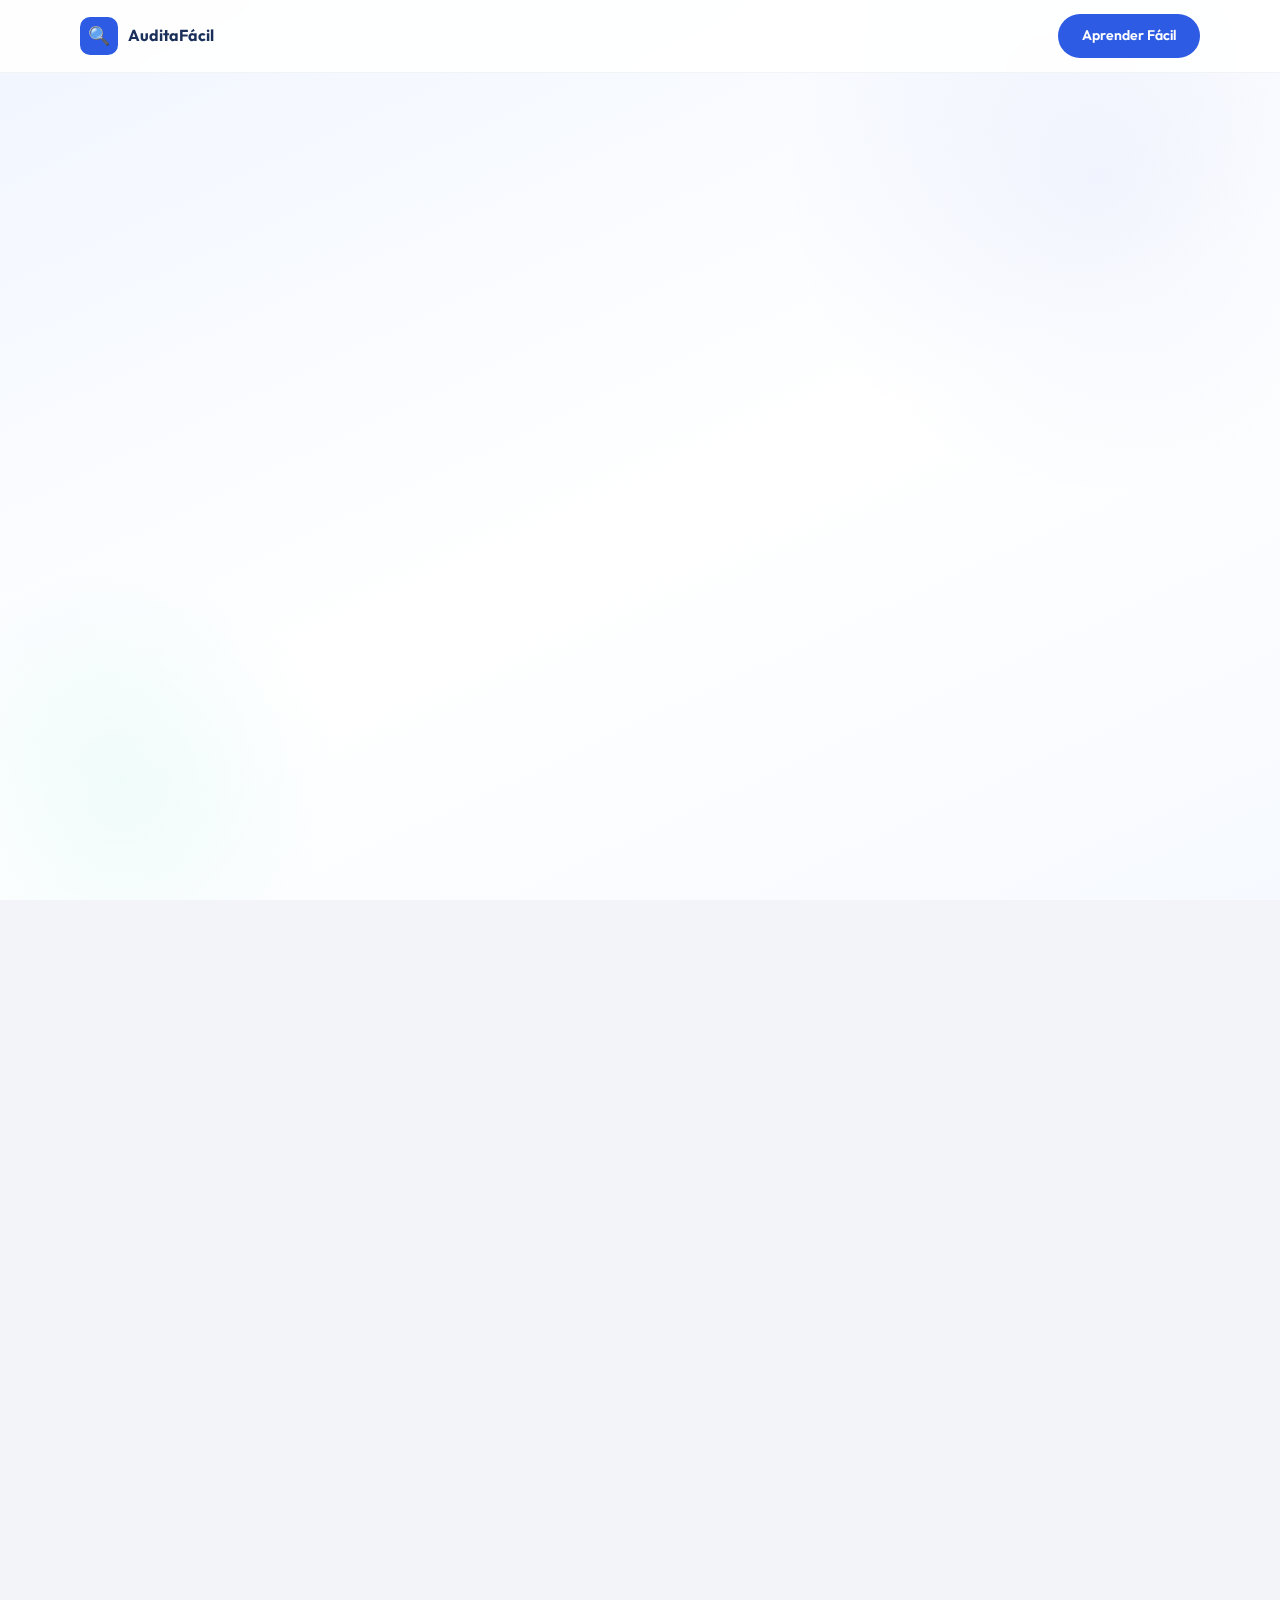
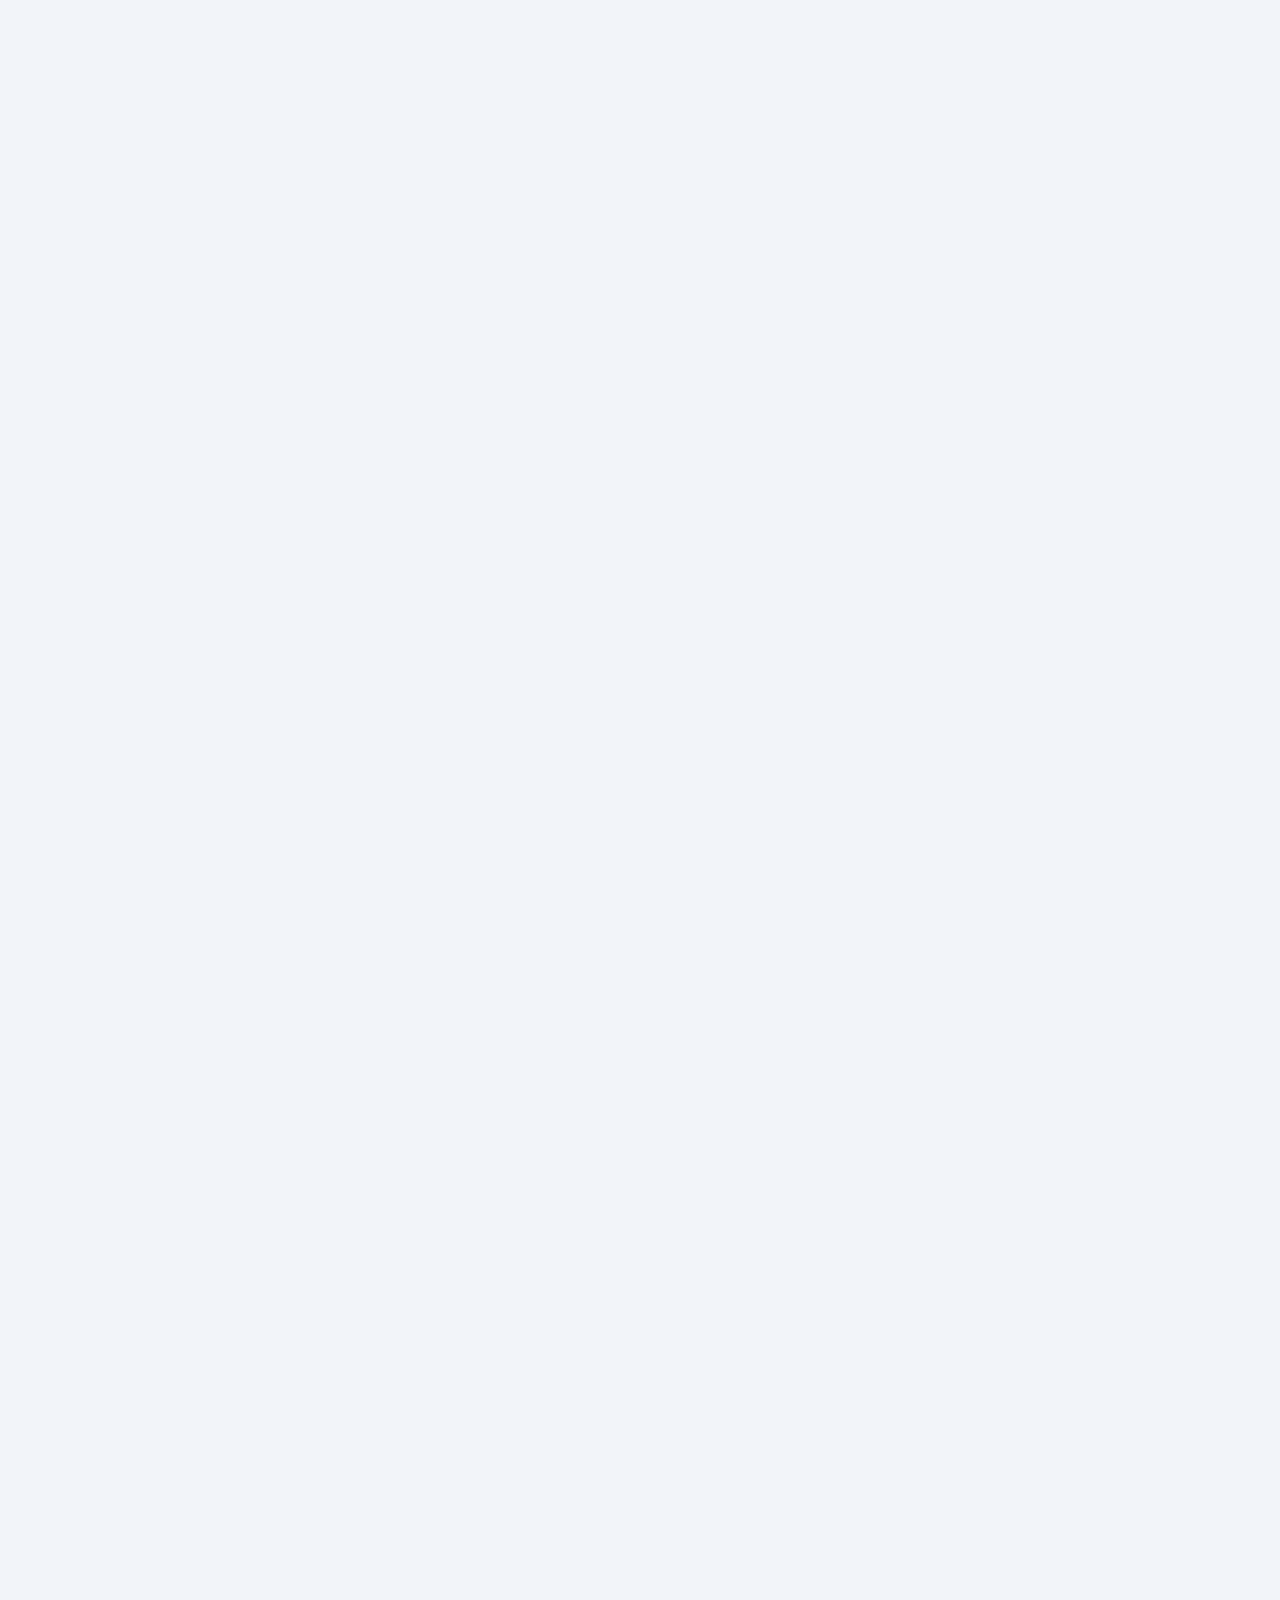
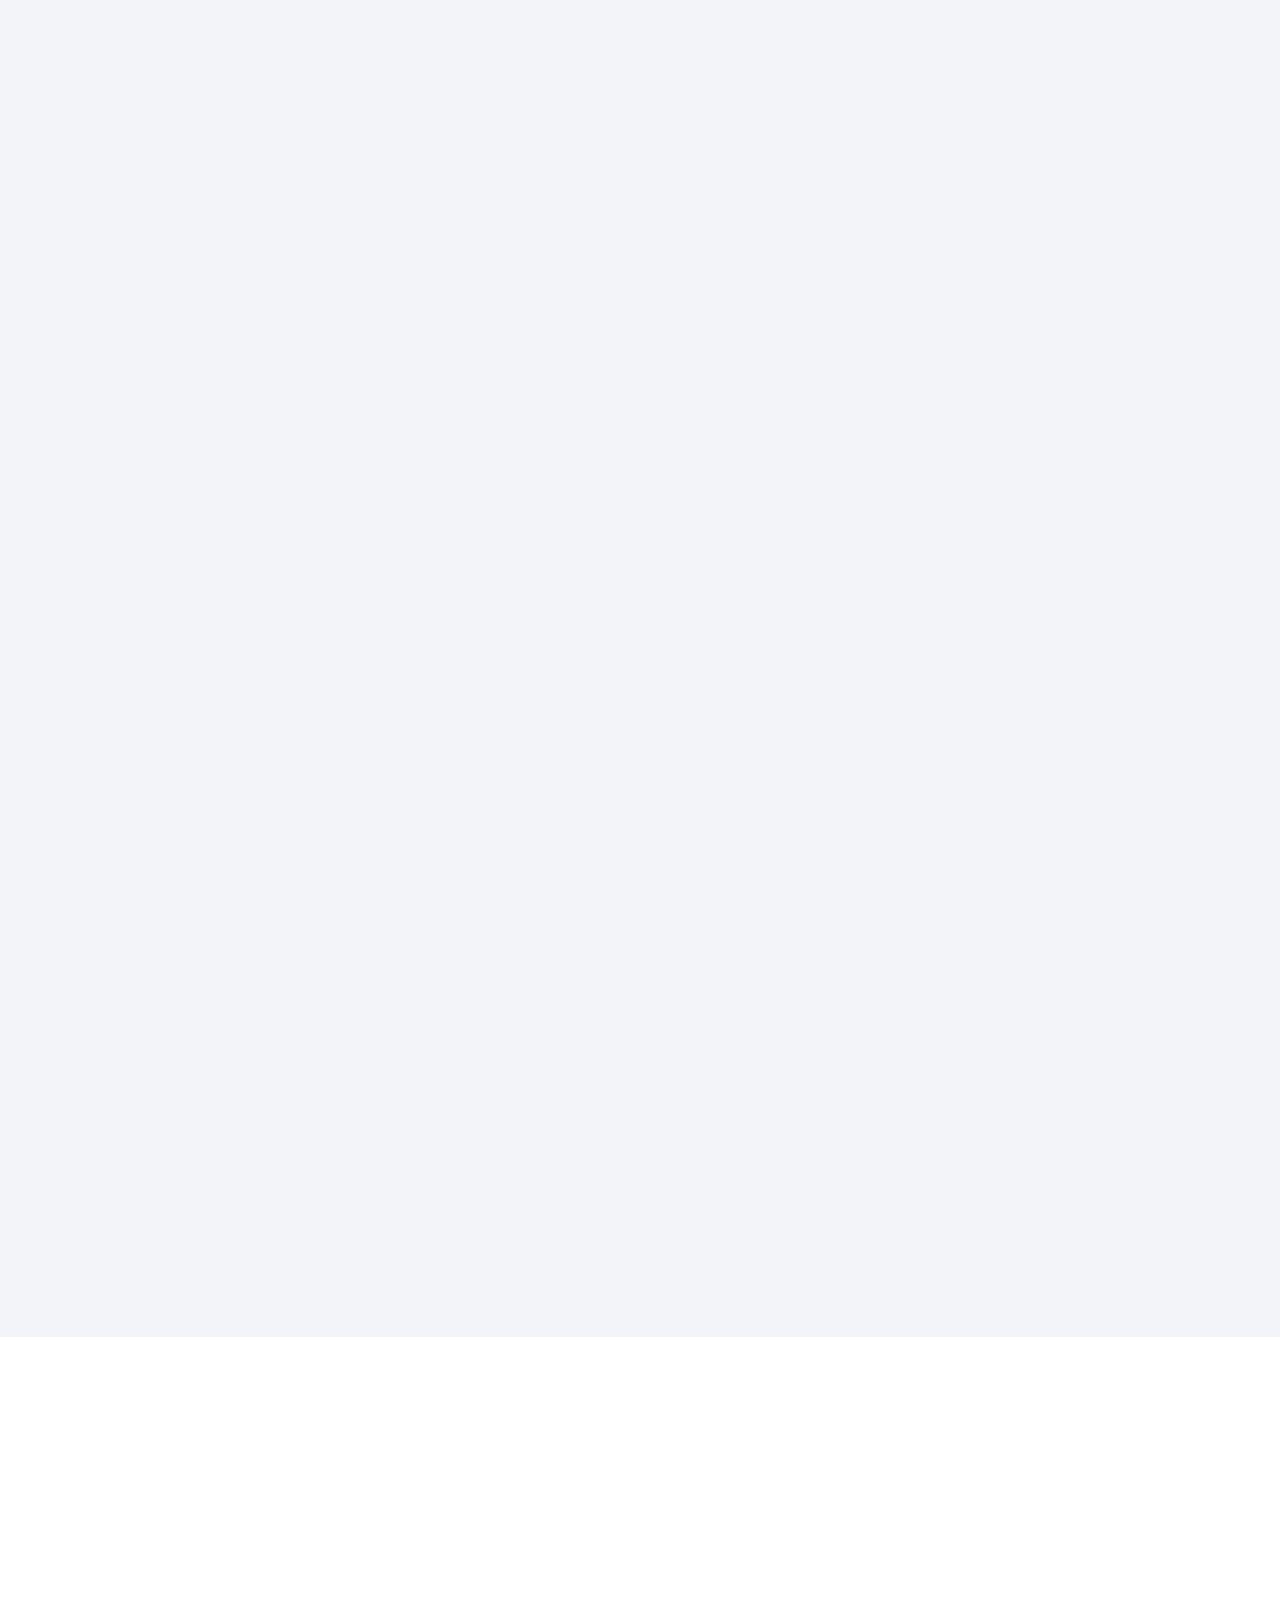
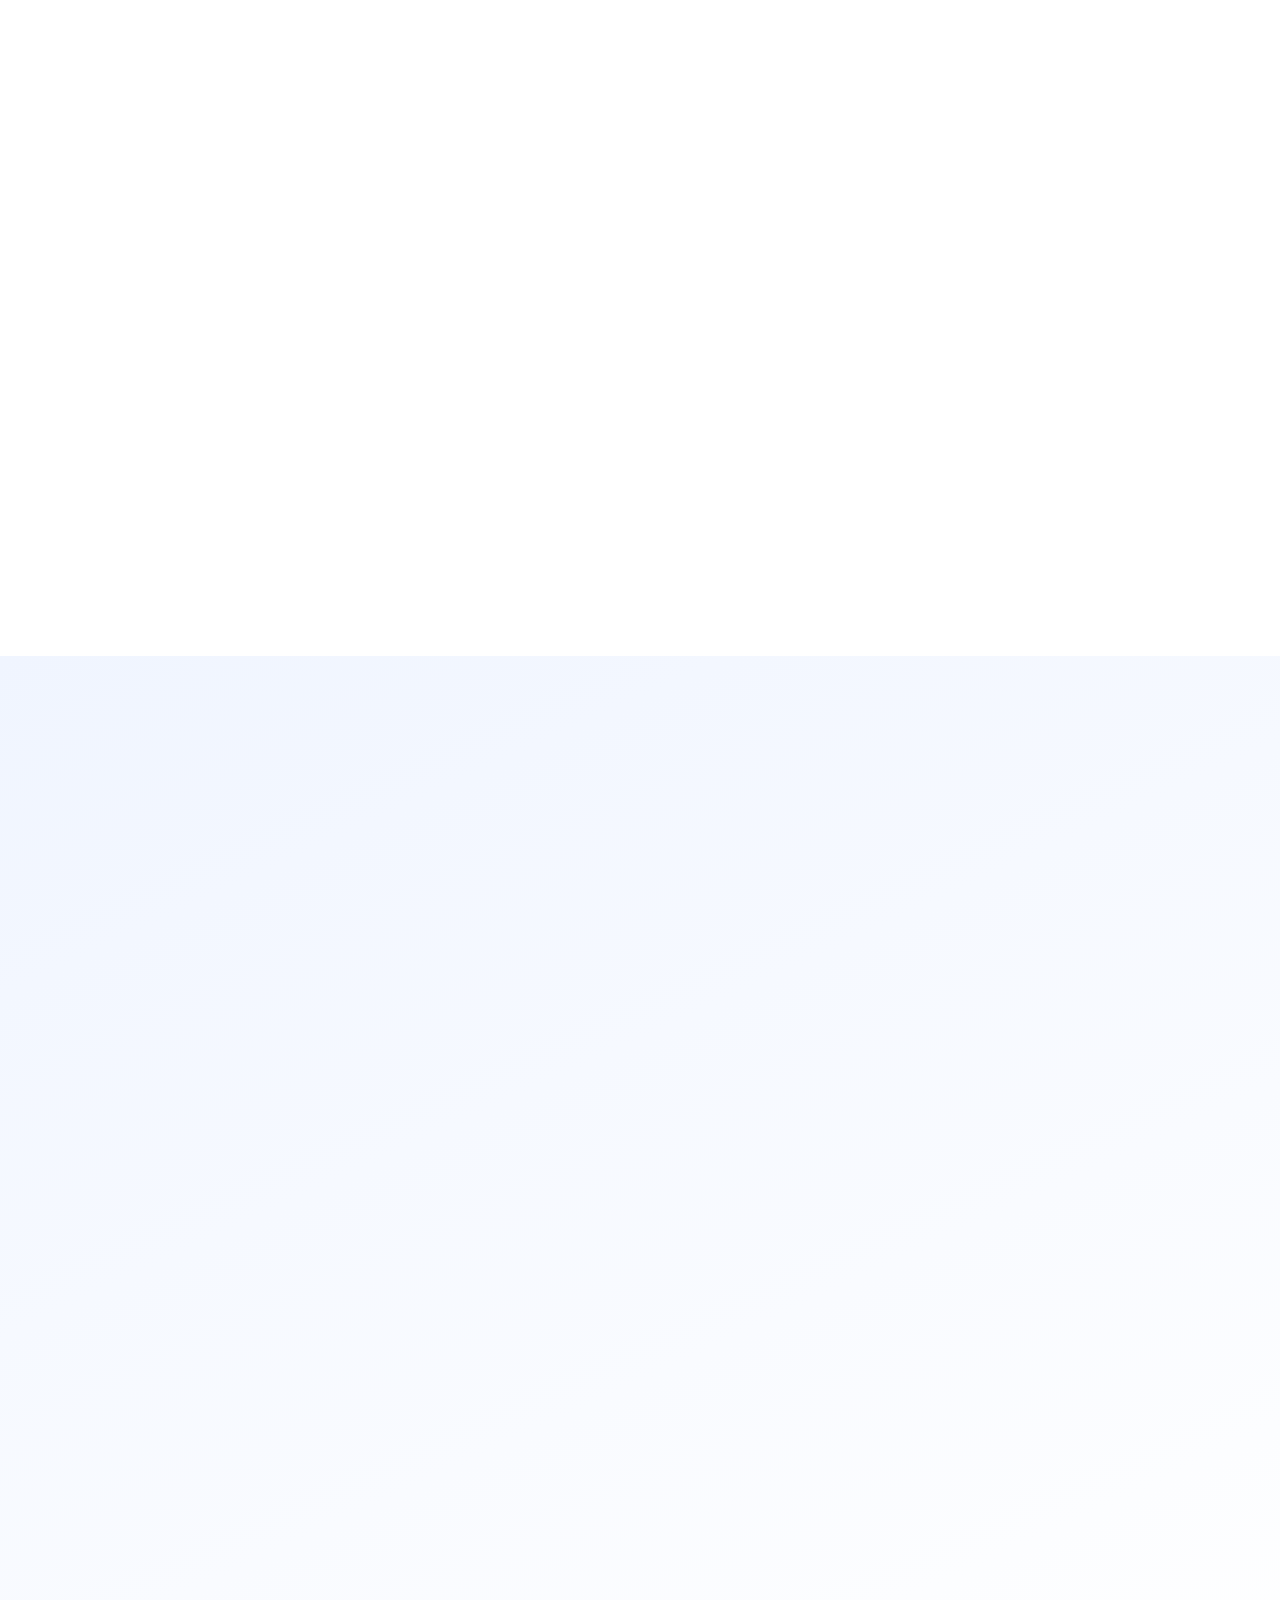
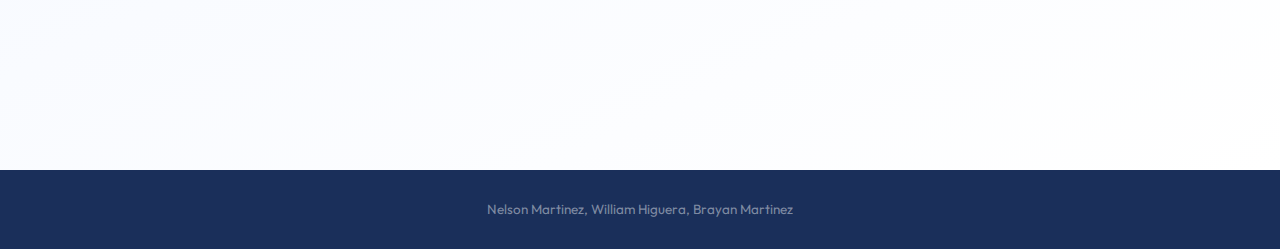
<file: index.html>
<!DOCTYPE html>
<html lang="es">
<head>
  <meta charset="UTF-8" />
  <meta name="viewport" content="width=device-width, initial-scale=1.0" />
  <meta name="description" content="Guía visual y sencilla para entender los conceptos clave de la auditoría de sistemas. Sin tecnicismos, con ejemplos del día a día." />
  <title>AuditaFácil — Auditoría de Sistemas Explicada Fácil</title>
  <link rel="preconnect" href="https://fonts.googleapis.com" />
  <link rel="preconnect" href="https://fonts.gstatic.com" crossorigin />
  <link href="https://fonts.googleapis.com/css2?family=Outfit:wght@300;400;500;600;700;800&display=swap" rel="stylesheet" />
  <link rel="stylesheet" href="styles.css" />
</head>
<body>

  <!-- NAVBAR -->
  <nav aria-label="Navegación principal">
    <div class="nav-inner">
      <a href="#" class="nav-logo" aria-label="Inicio AuditaFácil">
        <div class="logo-box" aria-hidden="true">🔍</div>
        AuditaFácil
      </a>
      <a href="#conceptos" class="nav-cta">Aprender Fácil</a>
    </div>
  </nav>

  <!-- HERO -->
  <section class="hero" aria-labelledby="hero-title">
    <div class="container">
      <div class="hero-inner">
        <div>
          <div class="hero-badge fade-up" role="text">
            <span class="pulse-dot" aria-hidden="true"></span>
            📚 Guía para todos
          </div>
          <h1 id="hero-title" class="fade-up delay-1">
            Auditoría de Sistemas<br />
            <span class="highlight">Explicada Fácil</span>
          </h1>
          <p class="hero-sub fade-up delay-2">
            ¿Estas palabras te suenan complicadas? Aquí te explicamos todo con ejemplos simples de tu vida diaria. Sin tecnicismos, sin aburrición. 😊
          </p>
          <a href="#conceptos" class="hero-cta fade-up delay-3" aria-label="Ir a la sección de conceptos">
            Empezar a aprender <span class="arrow" aria-hidden="true">→</span>
          </a>
          <div class="hero-stats fade-up delay-4" role="group" aria-label="Datos rápidos">
            <div class="stat"><span class="stat-num">12</span><span class="stat-label">Conceptos clave</span></div>
            <div class="stat-sep" aria-hidden="true"></div>
            <div class="stat"><span class="stat-num">100%</span><span class="stat-label">Fácil de entender</span></div>
            <div class="stat-sep" aria-hidden="true"></div>
            <div class="stat"><span class="stat-num">0</span><span class="stat-label">Tecnicismos aburridos</span></div>
          </div>
        </div>
        <div class="hero-visual" aria-hidden="true">
          <svg class="hero-svg" viewBox="0 0 460 400" fill="none" xmlns="http://www.w3.org/2000/svg">
            <defs>
              <filter id="s1"><feDropShadow dx="0" dy="8" stdDeviation="16" flood-color="#1a2f5a" flood-opacity="0.1"/></filter>
              <filter id="s2"><feDropShadow dx="0" dy="6" stdDeviation="12" flood-color="#1a2f5a" flood-opacity="0.12"/></filter>
            </defs>
            <rect x="40" y="40" width="380" height="320" rx="28" fill="#e8f0fe" opacity="0.45"/>
            <rect x="80" y="70" width="200" height="260" rx="16" fill="white" filter="url(#s1)"/>
            <rect x="106" y="100" width="140" height="10" rx="5" fill="#e8f0fe"/>
            <rect x="106" y="120" width="110" height="8" rx="4" fill="#eef0f6"/>
            <rect x="106" y="140" width="130" height="8" rx="4" fill="#eef0f6"/>
            <rect x="106" y="160" width="90" height="8" rx="4" fill="#eef0f6"/>
            <rect x="106" y="188" width="148" height="28" rx="8" fill="#e8f0fe"/>
            <circle cx="120" cy="202" r="8" fill="#2d5be3"/>
            <text x="116" y="207" font-size="10" fill="white" font-family="sans-serif">✓</text>
            <rect x="135" y="197" width="100" height="6" rx="3" fill="#c5d5fb"/>
            <rect x="106" y="224" width="148" height="28" rx="8" fill="#e8f8f5"/>
            <circle cx="120" cy="238" r="8" fill="#00c9b1"/>
            <text x="116" y="243" font-size="10" fill="white" font-family="sans-serif">✓</text>
            <rect x="135" y="233" width="80" height="6" rx="3" fill="#a7f3d0"/>
            <rect x="106" y="260" width="148" height="28" rx="8" fill="#fff5f7"/>
            <circle cx="120" cy="274" r="8" fill="#ff6b8a"/>
            <text x="117" y="279" font-size="11" fill="white" font-family="sans-serif">!</text>
            <rect x="135" y="269" width="95" height="6" rx="3" fill="#ffd6de"/>
            <circle cx="320" cy="180" r="60" fill="white" filter="url(#s2)"/>
            <circle cx="320" cy="180" r="44" fill="#f0f5ff" stroke="#2d5be3" stroke-width="4"/>
            <rect x="302" y="170" width="36" height="6" rx="3" fill="#2d5be3" opacity="0.5"/>
            <rect x="302" y="182" width="28" height="6" rx="3" fill="#2d5be3" opacity="0.3"/>
            <rect x="302" y="194" width="32" height="6" rx="3" fill="#2d5be3" opacity="0.2"/>
            <line x1="352" y1="212" x2="378" y2="242" stroke="#2d5be3" stroke-width="6" stroke-linecap="round"/>
            <rect x="278" y="78" width="122" height="40" rx="20" fill="#2d5be3" filter="url(#s2)"/>
            <text x="339" y="104" font-size="13" fill="white" font-family="sans-serif" text-anchor="middle" font-weight="bold">✓ Auditado</text>
            <circle cx="390" cy="310" r="24" fill="#ffb547" opacity="0.9"/>
            <text x="390" y="318" font-size="18" text-anchor="middle" font-family="sans-serif">⭐</text>
          </svg>
        </div>
      </div>
    </div>
  </section>

  <!-- CONCEPTOS -->
  <section class="concepts-section" id="conceptos" aria-labelledby="conceptos-titulo">
    <div class="container">
      <div class="section-header reveal">
        <span class="section-tag">📖 Conceptos</span>
        <h2 id="conceptos-titulo" class="section-title">Los 12 conceptos que necesitas saber</h2>
        <p class="section-sub">Cada concepto explicado con palabras simples, con detalle suficiente para que quede claro, y con un ejemplo de tu vida cotidiana.</p>
      </div>

      <div class="concepts-grid" role="list">

        <!-- 01 ISO -->
        <article class="card reveal" role="listitem">
          <div class="card-illustration" aria-hidden="true">
            <svg viewBox="0 0 280 140" fill="none" xmlns="http://www.w3.org/2000/svg">
              <rect width="280" height="140" rx="12" fill="#e8f0fe"/>
              <!-- Globo terráqueo -->
              <circle cx="80" cy="70" r="40" fill="#2d5be3" opacity="0.15"/>
              <circle cx="80" cy="70" r="34" fill="white" stroke="#2d5be3" stroke-width="2.5"/>
              <ellipse cx="80" cy="70" rx="14" ry="34" fill="none" stroke="#2d5be3" stroke-width="1.5" opacity="0.5"/>
              <line x1="46" y1="70" x2="114" y2="70" stroke="#2d5be3" stroke-width="1.5" opacity="0.5"/>
              <line x1="50" y1="55" x2="110" y2="55" stroke="#2d5be3" stroke-width="1" opacity="0.3"/>
              <line x1="50" y1="85" x2="110" y2="85" stroke="#2d5be3" stroke-width="1" opacity="0.3"/>
              <!-- Banderas/pins en el globo -->
              <circle cx="68" cy="58" r="4" fill="#2d5be3"/>
              <circle cx="90" cy="75" r="4" fill="#00c9b1"/>
              <circle cx="75" cy="82" r="4" fill="#ffb547"/>
              <!-- ISO badge -->
              <rect x="140" y="30" width="110" height="80" rx="12" fill="white" filter="drop-shadow(0 4px 12px rgba(26,47,90,0.1))"/>
              <rect x="152" y="42" width="86" height="12" rx="6" fill="#2d5be3"/>
              <text x="195" y="53" font-size="9" fill="white" font-family="sans-serif" text-anchor="middle" font-weight="bold">ISO 9001</text>
              <rect x="152" y="62" width="60" height="7" rx="3" fill="#e8f0fe"/>
              <rect x="152" y="75" width="74" height="7" rx="3" fill="#e8f0fe"/>
              <rect x="152" y="88" width="50" height="7" rx="3" fill="#e8f0fe"/>
              <!-- Estrella certificado -->
              <circle cx="224" cy="95" r="10" fill="#ffb547"/>
              <text x="224" y="99" font-size="10" text-anchor="middle" font-family="sans-serif">★</text>
            </svg>
          </div>
          <div class="card-icon ic-blue" aria-hidden="true">🌍</div>
          <p class="card-num">Concepto 01</p>
          <h3 class="card-title">¿Qué es la ISO y de qué se encarga?</h3>
          <p class="card-desc">La ISO (Organización Internacional de Normalización) es un organismo mundial que reúne a expertos de más de 160 países para crear normas y estándares que ayudan a las empresas a funcionar mejor, de manera segura y con calidad. Estas normas no son leyes obligatorias por sí solas, pero las organizaciones las adoptan para demostrar que sus productos o servicios son confiables. Cada norma ISO tiene un número: por ejemplo, la ISO 9001 es la más conocida y habla de calidad en los procesos empresariales.</p>
          <div class="card-example" aria-label="Ejemplo práctico">
            <span class="ex-icon">💡</span>
            <span><strong>Ejemplo:</strong> Cuando compras un casco de bicicleta y dice "certificado ISO", fue fabricado siguiendo las reglas de seguridad que la ISO definió.</span>
          </div>
        </article>

        <!-- 02 Interna vs Externa -->
        <article class="card reveal" role="listitem">
          <div class="card-illustration" aria-hidden="true">
            <svg viewBox="0 0 280 140" fill="none" xmlns="http://www.w3.org/2000/svg">
              <rect width="280" height="140" rx="12" fill="#e0faf6"/>
              <!-- Casa (interna) -->
              <rect x="20" y="55" width="90" height="65" rx="6" fill="white" stroke="#00c9b1" stroke-width="2"/>
              <polygon points="20,55 65,20 110,55" fill="#00c9b1" opacity="0.8"/>
              <!-- Persona adentro -->
              <circle cx="65" cy="75" r="10" fill="#00c9b1" opacity="0.3"/>
              <circle cx="65" cy="71" r="6" fill="#00c9b1"/>
              <rect x="57" y="79" width="16" height="14" rx="4" fill="#00c9b1"/>
              <!-- Lupa interna -->
              <circle cx="65" cy="100" r="8" fill="none" stroke="#00c9b1" stroke-width="2"/>
              <line x1="71" y1="106" x2="76" y2="111" stroke="#00c9b1" stroke-width="2" stroke-linecap="round"/>
              <!-- Flecha separación -->
              <text x="118" y="75" font-size="20" fill="#9aa3b8" font-family="sans-serif">⇄</text>
              <!-- Edificio externo -->
              <rect x="155" y="45" width="105" height="75" rx="6" fill="white" stroke="#2d5be3" stroke-width="2"/>
              <rect x="165" y="55" width="20" height="25" rx="3" fill="#e8f0fe"/>
              <rect x="195" y="55" width="20" height="25" rx="3" fill="#e8f0fe"/>
              <rect x="225" y="55" width="20" height="25" rx="3" fill="#e8f0fe"/>
              <rect x="175" y="90" width="25" height="30" rx="4" fill="#2d5be3" opacity="0.3"/>
              <!-- Persona externa con badge -->
              <circle cx="220" cy="80" r="10" fill="#2d5be3" opacity="0.2"/>
              <circle cx="220" cy="76" r="6" fill="#2d5be3"/>
              <rect x="212" y="84" width="16" height="14" rx="4" fill="#2d5be3"/>
              <rect x="214" y="70" width="12" height="8" rx="2" fill="#ffb547"/>
              <!-- Labels -->
              <rect x="28" y="125" width="74" height="12" rx="6" fill="#00c9b1"/>
              <text x="65" y="134" font-size="8" fill="white" font-family="sans-serif" text-anchor="middle" font-weight="bold">INTERNA</text>
              <rect x="163" y="125" width="74" height="12" rx="6" fill="#2d5be3"/>
              <text x="200" y="134" font-size="8" fill="white" font-family="sans-serif" text-anchor="middle" font-weight="bold">EXTERNA</text>
            </svg>
          </div>
          <div class="card-icon ic-teal" aria-hidden="true">🔄</div>
          <p class="card-num">Concepto 02</p>
          <h3 class="card-title">Auditoría Interna vs. Auditoría Externa</h3>
          <p class="card-desc">Una <strong>auditoría interna</strong> es realizada por personas que trabajan dentro de la misma empresa. Conocen los procesos y revisan si todo funciona correctamente desde adentro. Una <strong>auditoría externa</strong> la hace una persona independiente, sin relación con la organización, por eso su opinión es más imparcial. Ambas son importantes: la interna para el control y mejora continua, y la externa para ganar credibilidad ante clientes y entidades reguladoras.</p>
          <div class="card-example" aria-label="Ejemplo práctico">
            <span class="ex-icon">💡</span>
            <span><strong>Ejemplo:</strong> Interna = tu mamá revisa tu cuarto antes de la visita. Externa = la abuela llega a inspeccionarlo sin avisar. Las dos encuentran cosas distintas.</span>
          </div>
        </article>

        <!-- 03 Documentación -->
        <article class="card reveal" role="listitem">
          <div class="card-illustration" aria-hidden="true">
            <svg viewBox="0 0 280 140" fill="none" xmlns="http://www.w3.org/2000/svg">
              <rect width="280" height="140" rx="12" fill="#fff8e8"/>
              <!-- Stack de documentos -->
              <rect x="30" y="50" width="75" height="95" rx="8" fill="#fde68a" transform="rotate(-8,67,97)"/>
              <rect x="40" y="45" width="75" height="95" rx="8" fill="#fbbf24" opacity="0.5" transform="rotate(-3,77,92)"/>
              <rect x="50" y="40" width="80" height="95" rx="8" fill="white" stroke="#ffb547" stroke-width="2"/>
              <!-- Líneas del doc -->
              <rect x="63" y="58" width="54" height="7" rx="3" fill="#ffb547" opacity="0.8"/>
              <rect x="63" y="72" width="44" height="5" rx="2" fill="#fde68a"/>
              <rect x="63" y="83" width="50" height="5" rx="2" fill="#fde68a"/>
              <rect x="63" y="94" width="38" height="5" rx="2" fill="#fde68a"/>
              <rect x="63" y="105" width="46" height="5" rx="2" fill="#fde68a"/>
              <!-- Lupa de búsqueda -->
              <circle cx="185" cy="65" r="32" fill="white" stroke="#ffb547" stroke-width="3"/>
              <circle cx="185" cy="65" r="22" fill="#fff8e8"/>
              <rect x="173" y="57" width="24" height="5" rx="2" fill="#ffb547" opacity="0.7"/>
              <rect x="173" y="67" width="18" height="5" rx="2" fill="#ffb547" opacity="0.5"/>
              <rect x="173" y="77" width="20" height="5" rx="2" fill="#ffb547" opacity="0.3"/>
              <line x1="210" y1="90" x2="230" y2="112" stroke="#ffb547" stroke-width="5" stroke-linecap="round"/>
              <!-- Flecha comparación -->
              <line x1="140" y1="70" x2="155" y2="70" stroke="#9aa3b8" stroke-width="2" stroke-dasharray="4,3"/>
              <polygon points="155,66 162,70 155,74" fill="#9aa3b8"/>
            </svg>
          </div>
          <div class="card-icon ic-amber" aria-hidden="true">📄</div>
          <p class="card-num">Concepto 03</p>
          <h3 class="card-title">Documentación de Referencia</h3>
          <p class="card-desc">Es el conjunto de documentos que el auditor usa como base para comparar cómo deberían hacerse las cosas versus cómo se están haciendo en realidad. Puede incluir normas internacionales (como las de la ISO), leyes nacionales, reglamentos internos, procedimientos escritos y manuales de operación. Sin documentación de referencia, el auditor no tendría un punto de comparación claro. Es la brújula que guía toda la auditoría.</p>
          <div class="card-example" aria-label="Ejemplo práctico">
            <span class="ex-icon">💡</span>
            <span><strong>Ejemplo:</strong> En el colegio, el reglamento escolar es la documentación de referencia: el inspector lo usa para saber si un estudiante cumplió o no las normas.</span>
          </div>
        </article>

        <!-- 04 Alcance -->
        <article class="card reveal" role="listitem">
          <div class="card-illustration" aria-hidden="true">
            <svg viewBox="0 0 280 140" fill="none" xmlns="http://www.w3.org/2000/svg">
              <rect width="280" height="140" rx="12" fill="#f0ebff"/>
              <!-- Marco/límite del alcance -->
              <rect x="25" y="20" width="230" height="100" rx="10" fill="none" stroke="#7c4dff" stroke-width="2.5" stroke-dasharray="8,5"/>
              <!-- Zona auditada (sombreada) -->
              <rect x="35" y="30" width="120" height="80" rx="8" fill="#7c4dff" opacity="0.12"/>
              <rect x="35" y="30" width="120" height="80" rx="8" fill="none" stroke="#7c4dff" stroke-width="2"/>
              <text x="95" y="62" font-size="9" fill="#7c4dff" font-family="sans-serif" text-anchor="middle" font-weight="bold">ZONA</text>
              <text x="95" y="75" font-size="9" fill="#7c4dff" font-family="sans-serif" text-anchor="middle" font-weight="bold">AUDITADA</text>
              <!-- Check dentro -->
              <circle cx="95" cy="90" r="10" fill="#7c4dff"/>
              <text x="95" y="94" font-size="10" fill="white" font-family="sans-serif" text-anchor="middle">✓</text>
              <!-- Zona fuera del alcance -->
              <rect x="168" y="30" width="78" height="80" rx="8" fill="#eef0f6"/>
              <text x="207" y="62" font-size="8" fill="#9aa3b8" font-family="sans-serif" text-anchor="middle">FUERA DEL</text>
              <text x="207" y="74" font-size="8" fill="#9aa3b8" font-family="sans-serif" text-anchor="middle">ALCANCE</text>
              <text x="207" y="92" font-size="16" fill="#9aa3b8" font-family="sans-serif" text-anchor="middle">✗</text>
              <!-- Flecha indicadora -->
              <path d="M 158 70 L 165 70" stroke="#7c4dff" stroke-width="2"/>
              <!-- Target/diana -->
              <circle cx="240" cy="18" r="14" fill="none" stroke="#7c4dff" stroke-width="2" opacity="0.5"/>
              <circle cx="240" cy="18" r="8" fill="none" stroke="#7c4dff" stroke-width="2" opacity="0.7"/>
              <circle cx="240" cy="18" r="3" fill="#7c4dff"/>
            </svg>
          </div>
          <div class="card-icon ic-violet" aria-hidden="true">🎯</div>
          <p class="card-num">Concepto 04</p>
          <h3 class="card-title">Alcance de la Auditoría</h3>
          <p class="card-desc">El alcance define con precisión qué áreas, procesos, sistemas o períodos de tiempo van a ser revisados durante la auditoría, y cuáles quedan fuera. Es fundamental establecerlo desde el principio para que el auditor sepa exactamente hasta dónde llega su trabajo. Un alcance bien definido evita que la auditoría se extienda demasiado o que aspectos importantes queden sin revisar.</p>
          <div class="card-example" aria-label="Ejemplo práctico">
            <span class="ex-icon">💡</span>
            <span><strong>Ejemplo:</strong> "Voy a revisar solo tu mochila, no toda tu habitación." Eso es el alcance: delimita exactamente qué se va a revisar.</span>
          </div>
        </article>

        <!-- 05 Auditor -->
        <article class="card reveal" role="listitem">
          <div class="card-illustration" aria-hidden="true">
            <svg viewBox="0 0 280 140" fill="none" xmlns="http://www.w3.org/2000/svg">
              <rect width="280" height="140" rx="12" fill="#e8f0fe"/>
              <!-- Persona auditor -->
              <circle cx="80" cy="45" r="22" fill="#2d5be3" opacity="0.15"/>
              <circle cx="80" cy="42" r="18" fill="white" stroke="#2d5be3" stroke-width="2"/>
              <circle cx="80" cy="36" r="9" fill="#2d5be3" opacity="0.7"/>
              <path d="M 58 60 Q 80 50 102 60 L 105 90 Q 80 95 55 90 Z" fill="#2d5be3" opacity="0.2"/>
              <rect x="62" y="58" width="36" height="30" rx="6" fill="#2d5be3" opacity="0.3"/>
              <!-- Badge identificación -->
              <rect x="108" y="30" width="60" height="80" rx="8" fill="white" stroke="#2d5be3" stroke-width="1.5"/>
              <rect x="118" y="40" width="40" height="5" rx="2" fill="#2d5be3"/>
              <rect x="118" y="52" width="28" height="4" rx="2" fill="#e8f0fe"/>
              <rect x="118" y="62" width="33" height="4" rx="2" fill="#e8f0fe"/>
              <circle cx="138" cy="85" r="10" fill="#ffb547" opacity="0.8"/>
              <text x="138" y="89" font-size="10" text-anchor="middle" font-family="sans-serif">★</text>
              <!-- Portapapeles con checklist -->
              <rect x="185" y="22" width="72" height="96" rx="8" fill="white" stroke="#2d5be3" stroke-width="1.5"/>
              <rect x="200" y="15" width="42" height="14" rx="7" fill="#2d5be3"/>
              <circle cx="198" cy="42" r="4" fill="#00c9b1"/>
              <rect x="207" y="39" width="38" height="5" rx="2" fill="#e8f0fe"/>
              <circle cx="198" cy="57" r="4" fill="#00c9b1"/>
              <rect x="207" y="54" width="30" height="5" rx="2" fill="#e8f0fe"/>
              <circle cx="198" cy="72" r="4" fill="#ffb547"/>
              <rect x="207" y="69" width="34" height="5" rx="2" fill="#fde68a"/>
              <circle cx="198" cy="87" r="4" fill="#ff6b8a"/>
              <rect x="207" y="84" width="26" height="5" rx="2" fill="#ffd6de"/>
              <!-- Lupa pequeña -->
              <circle cx="198" cy="105" r="7" fill="none" stroke="#2d5be3" stroke-width="2"/>
              <line x1="203" y1="110" x2="208" y2="115" stroke="#2d5be3" stroke-width="2" stroke-linecap="round"/>
            </svg>
          </div>
          <div class="card-icon ic-blue" aria-hidden="true">👤</div>
          <p class="card-num">Concepto 05</p>
          <h3 class="card-title">El Auditor de Calidad</h3>
          <p class="card-desc">Es la persona capacitada y certificada para planificar, ejecutar y reportar una auditoría. Su trabajo es evaluar si una organización cumple con los criterios establecidos, identificar fallos o áreas de mejora, y documentar sus hallazgos de forma objetiva. Debe ser imparcial, no puede tener intereses personales en los resultados. Un buen auditor no busca "atrapar" a nadie, sino ayudar a que la organización mejore.</p>
          <div class="card-example" aria-label="Ejemplo práctico">
            <span class="ex-icon">💡</span>
            <span><strong>Ejemplo:</strong> Como el inspector de sanidad que visita un restaurante: no va a buscar problemas por gusto, sino a verificar que todo sea seguro para los clientes.</span>
          </div>
        </article>

        <!-- 06 Programa -->
        <article class="card reveal" role="listitem">
          <div class="card-illustration" aria-hidden="true">
            <svg viewBox="0 0 280 140" fill="none" xmlns="http://www.w3.org/2000/svg">
              <rect width="280" height="140" rx="12" fill="#e0faf6"/>
              <!-- Calendario -->
              <rect x="20" y="20" width="150" height="110" rx="10" fill="white" stroke="#00c9b1" stroke-width="2"/>
              <rect x="20" y="20" width="150" height="32" rx="10" fill="#00c9b1"/>
              <rect x="20" y="42" width="150" height="10" fill="#00c9b1"/>
              <text x="95" y="40" font-size="11" fill="white" font-family="sans-serif" text-anchor="middle" font-weight="bold">PROGRAMA 2025</text>
              <!-- Cuadrícula del calendario -->
              <line x1="20" y1="72" x2="170" y2="72" stroke="#e0faf6" stroke-width="1"/>
              <line x1="20" y1="92" x2="170" y2="92" stroke="#e0faf6" stroke-width="1"/>
              <line x1="20" y1="112" x2="170" y2="112" stroke="#e0faf6" stroke-width="1"/>
              <line x1="56" y1="52" x2="56" y2="130" stroke="#e0faf6" stroke-width="1"/>
              <line x1="92" y1="52" x2="92" y2="130" stroke="#e0faf6" stroke-width="1"/>
              <line x1="128" y1="52" x2="128" y2="130" stroke="#e0faf6" stroke-width="1"/>
              <!-- Items marcados -->
              <rect x="27" y="56" width="22" height="12" rx="4" fill="#00c9b1" opacity="0.8"/>
              <text x="38" y="65" font-size="7" fill="white" font-family="sans-serif" text-anchor="middle">ENE</text>
              <rect x="63" y="56" width="22" height="12" rx="4" fill="#2d5be3" opacity="0.8"/>
              <text x="74" y="65" font-size="7" fill="white" font-family="sans-serif" text-anchor="middle">MAR</text>
              <rect x="99" y="56" width="22" height="12" rx="4" fill="#ffb547" opacity="0.8"/>
              <text x="110" y="65" font-size="7" fill="white" font-family="sans-serif" text-anchor="middle">JUN</text>
              <rect x="135" y="56" width="22" height="12" rx="4" fill="#00c9b1" opacity="0.6"/>
              <text x="146" y="65" font-size="7" fill="white" font-family="sans-serif" text-anchor="middle">SEP</text>
              <!-- Checks en días -->
              <circle cx="38" cy="82" r="7" fill="#00c9b1"/>
              <text x="38" y="86" font-size="8" fill="white" font-family="sans-serif" text-anchor="middle">✓</text>
              <circle cx="74" cy="82" r="7" fill="#2d5be3"/>
              <text x="74" y="86" font-size="8" fill="white" font-family="sans-serif" text-anchor="middle">✓</text>
              <circle cx="110" cy="82" r="7" fill="#ffb547"/>
              <text x="110" y="86" font-size="8" fill="white" font-family="sans-serif" text-anchor="middle">✓</text>
              <circle cx="146" cy="82" r="7" fill="#9aa3b8"/>
              <text x="146" y="86" font-size="8" fill="white" font-family="sans-serif" text-anchor="middle">○</text>
              <!-- Flecha de tiempo -->
              <rect x="185" y="55" width="70" height="30" rx="8" fill="white" stroke="#00c9b1" stroke-width="1.5"/>
              <text x="220" y="66" font-size="8" fill="#2c3250" font-family="sans-serif" text-anchor="middle">Responsable:</text>
              <text x="220" y="78" font-size="8" fill="#2d5be3" font-family="sans-serif" text-anchor="middle" font-weight="bold">Auditor A</text>
              <rect x="185" y="95" width="70" height="30" rx="8" fill="white" stroke="#2d5be3" stroke-width="1.5"/>
              <text x="220" y="106" font-size="8" fill="#2c3250" font-family="sans-serif" text-anchor="middle">Duración:</text>
              <text x="220" y="118" font-size="8" fill="#2d5be3" font-family="sans-serif" text-anchor="middle" font-weight="bold">3 días</text>
            </svg>
          </div>
          <div class="card-icon ic-teal" aria-hidden="true">📅</div>
          <p class="card-num">Concepto 06</p>
          <h3 class="card-title">Programa de Auditoría</h3>
          <p class="card-desc">Es el plan maestro que organiza y coordina todas las auditorías que se van a realizar durante un período determinado (normalmente un año). Incluye qué áreas se van a auditar, en qué fechas, con qué frecuencia y quién será el auditor responsable. El programa garantiza que ningún proceso importante quede sin revisar y que las auditorías se realicen de manera ordenada y eficiente.</p>
          <div class="card-example" aria-label="Ejemplo práctico">
            <span class="ex-icon">💡</span>
            <span><strong>Ejemplo:</strong> Como el calendario escolar anual: define cuándo son los exámenes de cada materia, quién los aplica y en qué orden. Así nadie se sorprende.</span>
          </div>
        </article>

        <!-- 07 Criterios -->
        <article class="card reveal" role="listitem">
          <div class="card-illustration" aria-hidden="true">
            <svg viewBox="0 0 280 140" fill="none" xmlns="http://www.w3.org/2000/svg">
              <rect width="280" height="140" rx="12" fill="#ffeef2"/>
              <!-- Balanza -->
              <line x1="140" y1="25" x2="140" y2="100" stroke="#ff6b8a" stroke-width="3" stroke-linecap="round"/>
              <circle cx="140" cy="22" r="6" fill="#ff6b8a"/>
              <line x1="80" y1="55" x2="200" y2="55" stroke="#ff6b8a" stroke-width="3" stroke-linecap="round"/>
              <!-- Plato izquierdo (cumple) -->
              <path d="M 60 70 Q 80 80 100 70" stroke="#00c9b1" stroke-width="2.5" fill="none" stroke-linecap="round"/>
              <line x1="80" y1="55" x2="80" y2="68" stroke="#ff6b8a" stroke-width="2"/>
              <!-- Items en plato izquierdo -->
              <rect x="63" y="58" width="34" height="12" rx="4" fill="#00c9b1" opacity="0.8"/>
              <text x="80" y="67" font-size="7" fill="white" font-family="sans-serif" text-anchor="middle" font-weight="bold">CUMPLE ✓</text>
              <!-- Plato derecho (no cumple) -->
              <path d="M 180 80 Q 200 90 220 80" stroke="#ff6b8a" stroke-width="2.5" fill="none" stroke-linecap="round"/>
              <line x1="200" y1="55" x2="200" y2="78" stroke="#ff6b8a" stroke-width="2"/>
              <rect x="183" y="68" width="34" height="12" rx="4" fill="#ff6b8a" opacity="0.8"/>
              <text x="200" y="77" font-size="7" fill="white" font-family="sans-serif" text-anchor="middle" font-weight="bold">FALLA ✗</text>
              <!-- Libro de normas -->
              <rect x="25" y="90" width="55" height="35" rx="6" fill="white" stroke="#ff6b8a" stroke-width="1.5"/>
              <rect x="25" y="90" width="10" height="35" rx="3" fill="#ff6b8a" opacity="0.5"/>
              <rect x="40" y="98" width="30" height="4" rx="2" fill="#ffeef2"/>
              <rect x="40" y="107" width="24" height="4" rx="2" fill="#ffeef2"/>
              <rect x="40" y="116" width="28" height="4" rx="2" fill="#ffeef2"/>
              <text x="30" y="112" font-size="10" fill="#ff6b8a" font-family="sans-serif" text-anchor="middle" font-weight="bold">§</text>
              <!-- Regla/escala -->
              <rect x="190" y="100" width="70" height="22" rx="5" fill="white" stroke="#ff6b8a" stroke-width="1.5"/>
              <line x1="200" y1="100" x2="200" y2="122" stroke="#ff6b8a" stroke-width="1" opacity="0.4"/>
              <line x1="214" y1="100" x2="214" y2="122" stroke="#ff6b8a" stroke-width="1" opacity="0.4"/>
              <line x1="228" y1="100" x2="228" y2="122" stroke="#ff6b8a" stroke-width="1" opacity="0.4"/>
              <line x1="242" y1="100" x2="242" y2="122" stroke="#ff6b8a" stroke-width="1" opacity="0.4"/>
              <text x="225" y="115" font-size="8" fill="#ff6b8a" font-family="sans-serif" text-anchor="middle">CRITERIO</text>
            </svg>
          </div>
          <div class="card-icon ic-rose" aria-hidden="true">⚖️</div>
          <p class="card-num">Concepto 07</p>
          <h3 class="card-title">Criterios de la Auditoría</h3>
          <p class="card-desc">Los criterios son el conjunto de normas, requisitos y procedimientos que se usan como referencia para evaluar y medir lo que se está auditando. Son el estándar con el que se compara la realidad: si algo cumple el criterio, está bien; si no lo cumple, es un hallazgo negativo. Los criterios deben ser claros y acordados antes de iniciar la auditoría. Sin criterios claros, una auditoría no tiene validez.</p>
          <div class="card-example" aria-label="Ejemplo práctico">
            <span class="ex-icon">💡</span>
            <span><strong>Ejemplo:</strong> En la escuela, la escala de calificaciones (de 1.0 a 5.0) es el criterio: antes del examen ya sabes que necesitas sacar mínimo 3.0 para pasar.</span>
          </div>
        </article>

        <!-- 08 Hallazgo -->
        <article class="card reveal" role="listitem">
          <div class="card-illustration" aria-hidden="true">
            <svg viewBox="0 0 280 140" fill="none" xmlns="http://www.w3.org/2000/svg">
              <rect width="280" height="140" rx="12" fill="#fff8e8"/>
              <!-- Lupa grande -->
              <circle cx="100" cy="68" r="45" fill="white" stroke="#ffb547" stroke-width="3"/>
              <circle cx="100" cy="68" r="34" fill="#fff8e8"/>
              <!-- Documento dentro de la lupa -->
              <rect x="80" y="52" width="40" height="50" rx="5" fill="white" stroke="#ffb547" stroke-width="1.5"/>
              <rect x="86" y="60" width="28" height="4" rx="2" fill="#ffb547" opacity="0.7"/>
              <rect x="86" y="69" width="22" height="4" rx="2" fill="#fde68a"/>
              <!-- Hallazgo marcado en rojo -->
              <rect x="86" y="78" width="28" height="8" rx="3" fill="#ff6b8a" opacity="0.3"/>
              <rect x="86" y="78" width="28" height="8" rx="3" fill="none" stroke="#ff6b8a" stroke-width="1.5"/>
              <text x="100" y="85" font-size="7" fill="#ff6b8a" font-family="sans-serif" text-anchor="middle" font-weight="bold">HALLAZGO</text>
              <!-- Mango de la lupa -->
              <line x1="134" y1="100" x2="158" y2="124" stroke="#ffb547" stroke-width="7" stroke-linecap="round"/>
              <!-- Resultado / notas -->
              <rect x="168" y="20" width="90" height="100" rx="10" fill="white" stroke="#ffb547" stroke-width="1.5"/>
              <rect x="178" y="32" width="70" height="10" rx="5" fill="#ffb547" opacity="0.8"/>
              <text x="213" y="41" font-size="8" fill="white" font-family="sans-serif" text-anchor="middle" font-weight="bold">HALLAZGOS</text>
              <!-- Items positivos y negativos -->
              <circle cx="182" cy="58" r="5" fill="#00c9b1"/>
              <text x="182" y="61" font-size="7" fill="white" font-family="sans-serif" text-anchor="middle">+</text>
              <rect x="192" y="54" width="56" height="5" rx="2" fill="#e0faf6"/>
              <circle cx="182" cy="73" r="5" fill="#ff6b8a"/>
              <text x="182" y="76" font-size="7" fill="white" font-family="sans-serif" text-anchor="middle">!</text>
              <rect x="192" y="69" width="40" height="5" rx="2" fill="#ffd6de"/>
              <circle cx="182" cy="88" r="5" fill="#ff6b8a"/>
              <text x="182" y="91" font-size="7" fill="white" font-family="sans-serif" text-anchor="middle">!</text>
              <rect x="192" y="84" width="50" height="5" rx="2" fill="#ffd6de"/>
              <circle cx="182" cy="103" r="5" fill="#00c9b1"/>
              <text x="182" y="106" font-size="7" fill="white" font-family="sans-serif" text-anchor="middle">+</text>
              <rect x="192" y="99" width="44" height="5" rx="2" fill="#e0faf6"/>
            </svg>
          </div>
          <div class="card-icon ic-amber" aria-hidden="true">🔎</div>
          <p class="card-num">Concepto 08</p>
          <h3 class="card-title">Hallazgo de la Auditoría</h3>
          <p class="card-desc">Un hallazgo es el resultado de comparar la evidencia recopilada durante la auditoría con los criterios establecidos. Puede ser positivo (cuando se cumple o supera lo esperado) o negativo (cuando hay diferencias o incumplimientos). Los hallazgos se documentan con evidencia concreta y son la base del informe final. Cada hallazgo negativo debe incluir la causa, el efecto y una recomendación de mejora.</p>
          <div class="card-example" aria-label="Ejemplo práctico">
            <span class="ex-icon">💡</span>
            <span><strong>Ejemplo:</strong> Revisas tu mochila para ir al colegio y encuentras que falta el cuaderno de matemáticas. Ese es el hallazgo de tu "auditoría de mochila".</span>
          </div>
        </article>

        <!-- 09 Conformidad -->
        <article class="card reveal" role="listitem">
          <div class="card-illustration" aria-hidden="true">
            <svg viewBox="0 0 280 140" fill="none" xmlns="http://www.w3.org/2000/svg">
              <rect width="280" height="140" rx="12" fill="#e6faf5"/>
              <!-- Círculo de éxito grande -->
              <circle cx="80" cy="70" r="48" fill="#00c9b1" opacity="0.1"/>
              <circle cx="80" cy="70" r="36" fill="white" stroke="#00c9b1" stroke-width="3"/>
              <circle cx="80" cy="70" r="24" fill="#00c9b1" opacity="0.15"/>
              <!-- Check grande -->
              <path d="M 62 70 L 74 82 L 100 58" stroke="#00c9b1" stroke-width="5" stroke-linecap="round" stroke-linejoin="round" fill="none"/>
              <!-- Estrellas de éxito -->
              <circle cx="38" cy="32" r="8" fill="#ffb547" opacity="0.8"/>
              <text x="38" y="36" font-size="8" text-anchor="middle" font-family="sans-serif">★</text>
              <circle cx="122" cy="28" r="6" fill="#ffb547" opacity="0.6"/>
              <text x="122" y="32" font-size="6" text-anchor="middle" font-family="sans-serif">★</text>
              <!-- Lista de requisitos cumplidos -->
              <rect x="150" y="20" width="110" height="100" rx="10" fill="white" stroke="#00c9b1" stroke-width="1.5"/>
              <rect x="160" y="32" width="90" height="10" rx="5" fill="#00c9b1" opacity="0.8"/>
              <text x="205" y="40" font-size="8" fill="white" font-family="sans-serif" text-anchor="middle" font-weight="bold">REQUISITOS</text>
              <circle cx="168" cy="57" r="6" fill="#00c9b1"/>
              <text x="168" y="61" font-size="8" fill="white" font-family="sans-serif" text-anchor="middle">✓</text>
              <rect x="180" y="53" width="68" height="7" rx="3" fill="#e6faf5"/>
              <circle cx="168" cy="74" r="6" fill="#00c9b1"/>
              <text x="168" y="78" font-size="8" fill="white" font-family="sans-serif" text-anchor="middle">✓</text>
              <rect x="180" y="70" width="55" height="7" rx="3" fill="#e6faf5"/>
              <circle cx="168" cy="91" r="6" fill="#00c9b1"/>
              <text x="168" y="95" font-size="8" fill="white" font-family="sans-serif" text-anchor="middle">✓</text>
              <rect x="180" y="87" width="62" height="7" rx="3" fill="#e6faf5"/>
              <circle cx="168" cy="108" r="6" fill="#00c9b1"/>
              <text x="168" y="112" font-size="8" fill="white" font-family="sans-serif" text-anchor="middle">✓</text>
              <rect x="180" y="104" width="48" height="7" rx="3" fill="#e6faf5"/>
            </svg>
          </div>
          <div class="card-icon ic-green" aria-hidden="true">✅</div>
          <p class="card-num">Concepto 09</p>
          <h3 class="card-title">Conformidad</h3>
          <p class="card-desc">La conformidad ocurre cuando una actividad, proceso o sistema cumple plenamente con los requisitos o criterios establecidos. Es una señal positiva en la auditoría: significa que las cosas se están haciendo correctamente. Registrar las conformidades es tan importante como registrar los problemas, porque permite reconocer las buenas prácticas y motivar a los equipos. Una empresa con muchas conformidades transmite confianza a sus clientes.</p>
          <div class="card-example" aria-label="Ejemplo práctico">
            <span class="ex-icon">💡</span>
            <span><strong>Ejemplo:</strong> El inspector revisa la nevera del restaurante y está a la temperatura correcta. Eso es conformidad: cumple exactamente con la norma.</span>
          </div>
        </article>

        <!-- 10 No conformidad -->
        <article class="card reveal" role="listitem">
          <div class="card-illustration" aria-hidden="true">
            <svg viewBox="0 0 280 140" fill="none" xmlns="http://www.w3.org/2000/svg">
              <rect width="280" height="140" rx="12" fill="#fff0f3"/>
              <!-- Señal de alerta -->
              <polygon points="80,18 130,108 30,108" fill="#ff6b8a" opacity="0.15"/>
              <polygon points="80,18 130,108 30,108" fill="none" stroke="#ff6b8a" stroke-width="3" stroke-linejoin="round"/>
              <text x="80" y="82" font-size="32" fill="#ff6b8a" font-family="sans-serif" text-anchor="middle" font-weight="bold">!</text>
              <circle cx="80" cy="100" r="4" fill="#ff6b8a"/>
              <!-- Proceso fallido -->
              <rect x="152" y="20" width="108" height="45" rx="8" fill="white" stroke="#ff6b8a" stroke-width="1.5"/>
              <text x="206" y="36" font-size="8" fill="#2c3250" font-family="sans-serif" text-anchor="middle">Norma exige:</text>
              <text x="206" y="52" font-size="11" fill="#00c9b1" font-family="sans-serif" text-anchor="middle" font-weight="bold">≤ 4°C</text>
              <rect x="152" y="75" width="108" height="45" rx="8" fill="white" stroke="#ff6b8a" stroke-width="1.5"/>
              <text x="206" y="91" font-size="8" fill="#2c3250" font-family="sans-serif" text-anchor="middle">Realidad actual:</text>
              <text x="206" y="108" font-size="11" fill="#ff6b8a" font-family="sans-serif" text-anchor="middle" font-weight="bold">12°C ✗</text>
              <!-- Flecha de diferencia -->
              <line x1="206" y1="66" x2="206" y2="74" stroke="#ff6b8a" stroke-width="2" stroke-dasharray="3,2"/>
              <polygon points="202,73 206,80 210,73" fill="#ff6b8a"/>
              <!-- Etiqueta acción correctiva -->
              <rect x="152" y="127" width="108" height="10" rx="5" fill="#ff6b8a" opacity="0.2"/>
              <text x="206" y="135" font-size="7" fill="#ff6b8a" font-family="sans-serif" text-anchor="middle" font-weight="bold">→ ACCIÓN CORRECTIVA REQUERIDA</text>
            </svg>
          </div>
          <div class="card-icon ic-rose" aria-hidden="true">❌</div>
          <p class="card-num">Concepto 10</p>
          <h3 class="card-title">No Conformidad</h3>
          <p class="card-desc">Una no conformidad es el incumplimiento de un requisito o criterio establecido. Puede ser menor (un detalle que no se cumple sin generar riesgo grave) o mayor (un fallo importante que afecta la calidad o seguridad). No es una catástrofe; es una señal de que algo necesita corregirse. Cuando se detecta, la organización debe analizarla, encontrar la causa raíz y tomar acciones correctivas para evitar que vuelva a ocurrir.</p>
          <div class="card-example" aria-label="Ejemplo práctico">
            <span class="ex-icon">💡</span>
            <span><strong>Ejemplo:</strong> El restaurante tiene la nevera a 12°C, pero la norma exige máximo 4°C. Eso es una no conformidad que debe corregirse cuanto antes.</span>
          </div>
        </article>

        <!-- 11 Oportunidad de mejora -->
        <article class="card reveal" role="listitem">
          <div class="card-illustration" aria-hidden="true">
            <svg viewBox="0 0 280 140" fill="none" xmlns="http://www.w3.org/2000/svg">
              <rect width="280" height="140" rx="12" fill="#fff4e8"/>
              <!-- Cohete -->
              <ellipse cx="80" cy="65" rx="22" ry="38" fill="white" stroke="#fb923c" stroke-width="2.5" transform="rotate(-30,80,65)"/>
              <ellipse cx="68" cy="44" rx="10" ry="16" fill="#fb923c" opacity="0.7" transform="rotate(-30,68,44)"/>
              <circle cx="77" cy="60" r="8" fill="#e8f0fe" stroke="#fb923c" stroke-width="1.5"/>
              <!-- Llama -->
              <ellipse cx="96" cy="86" rx="7" ry="12" fill="#ffb547" opacity="0.9" transform="rotate(-30,96,86)"/>
              <ellipse cx="93" cy="90" rx="4" ry="8" fill="#ff6b8a" opacity="0.7" transform="rotate(-30,93,90)"/>
              <!-- Flecha de mejora hacia arriba -->
              <path d="M 150 110 L 150 40" stroke="#fb923c" stroke-width="3" stroke-dasharray="6,4" stroke-linecap="round"/>
              <polygon points="144,42 150,28 156,42" fill="#fb923c"/>
              <!-- Barra de progreso -->
              <rect x="170" y="30" width="90" height="18" rx="9" fill="#fde68a"/>
              <rect x="170" y="30" width="72" height="18" rx="9" fill="#fb923c"/>
              <text x="215" y="43" font-size="9" fill="white" font-family="sans-serif" text-anchor="middle" font-weight="bold">80% → 95%</text>
              <!-- Niveles de mejora -->
              <rect x="170" y="58" width="90" height="22" rx="6" fill="white" stroke="#fb923c" stroke-width="1.5"/>
              <text x="215" y="68" font-size="7" fill="#9aa3b8" font-family="sans-serif" text-anchor="middle">Nivel actual</text>
              <text x="215" y="77" font-size="9" fill="#fb923c" font-family="sans-serif" text-anchor="middle" font-weight="bold">✓ Cumple</text>
              <rect x="170" y="88" width="90" height="22" rx="6" fill="white" stroke="#ffb547" stroke-width="1.5"/>
              <text x="215" y="98" font-size="7" fill="#9aa3b8" font-family="sans-serif" text-anchor="middle">Sugerencia</text>
              <text x="215" y="107" font-size="8" fill="#fb923c" font-family="sans-serif" text-anchor="middle" font-weight="bold">🚀 Podría mejorar</text>
            </svg>
          </div>
          <div class="card-icon ic-orange" aria-hidden="true">🚀</div>
          <p class="card-num">Concepto 11</p>
          <h3 class="card-title">Oportunidad de Mejora</h3>
          <p class="card-desc">Es una observación del auditor que no implica un incumplimiento grave, pero señala una situación que podría hacerse mejor, de forma más eficiente, segura o económica. No es obligatorio corregirla de inmediato como una no conformidad, pero si se aprovecha, la organización puede evolucionar. Son muy valiosas porque muestran el potencial de crecimiento y permiten adelantarse a problemas futuros.</p>
          <div class="card-example" aria-label="Ejemplo práctico">
            <span class="ex-icon">💡</span>
            <span><strong>Ejemplo:</strong> Tu tarea está completa y bien hecha, pero el profe sugiere usar colores para que sea más visual. Esa sugerencia es una oportunidad de mejora.</span>
          </div>
        </article>

        <!-- 12 Ley 1581 -->
        <article class="card reveal" role="listitem">
          <div class="card-illustration" aria-hidden="true">
            <svg viewBox="0 0 280 140" fill="none" xmlns="http://www.w3.org/2000/svg">
              <rect width="280" height="140" rx="12" fill="#e8f4fd"/>
              <!-- Escudo de protección -->
              <path d="M 70 20 L 110 20 L 120 30 L 120 80 Q 120 105 90 118 Q 60 105 60 80 L 60 30 Z" fill="#0ea5e9" opacity="0.15"/>
              <path d="M 70 20 L 110 20 L 120 30 L 120 80 Q 120 105 90 118 Q 60 105 60 80 L 60 30 Z" fill="none" stroke="#0ea5e9" stroke-width="2.5" stroke-linejoin="round"/>
              <!-- Check dentro del escudo -->
              <path d="M 75 68 L 85 80 L 108 55" stroke="#0ea5e9" stroke-width="4" stroke-linecap="round" stroke-linejoin="round" fill="none"/>
              <!-- Bandera Colombia (simplificada) -->
              <rect x="78" y="24" width="24" height="16" rx="2" fill="#ffcd00"/>
              <rect x="78" y="32" width="24" height="5" rx="0" fill="#003893"/>
              <rect x="78" y="35" width="24" height="5" rx="0" fill="#ce1126"/>
              <!-- Datos protegidos -->
              <rect x="145" y="18" width="118" height="104" rx="10" fill="white" stroke="#0ea5e9" stroke-width="1.5"/>
              <rect x="155" y="28" width="98" height="12" rx="6" fill="#0ea5e9" opacity="0.8"/>
              <text x="204" y="37" font-size="8" fill="white" font-family="sans-serif" text-anchor="middle" font-weight="bold">LEY 1581 · 2012</text>
              <!-- Items de datos -->
              <circle cx="163" cy="54" r="5" fill="#0ea5e9" opacity="0.5"/>
              <text x="163" y="57" font-size="7" fill="white" font-family="sans-serif" text-anchor="middle">👤</text>
              <rect x="174" y="50" width="76" height="6" rx="3" fill="#e8f4fd"/>
              <text x="212" y="55" font-size="7" fill="#5a6480" font-family="sans-serif" text-anchor="middle">Nombre / Cédula</text>
              <circle cx="163" cy="70" r="5" fill="#0ea5e9" opacity="0.5"/>
              <rect x="174" y="66" width="76" height="6" rx="3" fill="#e8f4fd"/>
              <text x="212" y="71" font-size="7" fill="#5a6480" font-family="sans-serif" text-anchor="middle">📧 Correo / Teléfono</text>
              <circle cx="163" cy="86" r="5" fill="#0ea5e9" opacity="0.5"/>
              <rect x="174" y="82" width="76" height="6" rx="3" fill="#e8f4fd"/>
              <text x="212" y="87" font-size="7" fill="#5a6480" font-family="sans-serif" text-anchor="middle">📍 Dirección</text>
              <!-- Candado -->
              <rect x="178" y="98" width="52" height="16" rx="5" fill="#0ea5e9" opacity="0.15" stroke="#0ea5e9" stroke-width="1.5"/>
              <text x="204" y="110" font-size="9" fill="#0ea5e9" font-family="sans-serif" text-anchor="middle" font-weight="bold">🔒 PROTEGIDO</text>
            </svg>
          </div>
          <div class="card-icon ic-sky" aria-hidden="true">🇨🇴</div>
          <p class="card-num">Concepto 12</p>
          <h3 class="card-title">Ley 1581 de 2012 — Colombia</h3>
          <p class="card-desc">Es la Ley de Protección de Datos Personales de Colombia. Regula cómo las empresas y personas pueden recolectar, almacenar, usar y compartir datos personales (nombre, cédula, dirección, correo, teléfono). Establece que nadie puede usar tus datos sin tu autorización expresa, y tienes el derecho a saber qué datos tienen de ti y a pedir que los eliminen. Las empresas que incumplan pueden recibir multas muy altas de la Superintendencia de Industria y Comercio (SIC).</p>
          <div class="card-example" aria-label="Ejemplo práctico">
            <span class="ex-icon">💡</span>
            <span><strong>Ejemplo:</strong> Cuando te registras en una app y aparece "acepto el tratamiento de mis datos personales", eso es la Ley 1581 en acción: la app te pide permiso antes de usar tu información.</span>
          </div>
        </article>

      </div>
    </div>
  </section>

  <!-- COMPARACIÓN -->
  <section class="comparison-section" aria-labelledby="comp-titulo">
    <div class="container">
      <div class="section-header reveal">
        <span class="section-tag">⚡ Comparación</span>
        <h2 id="comp-titulo" class="section-title">¿Qué pasa con y sin auditoría?</h2>
        <p class="section-sub">Como ver el antes y el después de ordenar tu cuarto — pero en una empresa.</p>
      </div>
      <div class="comparison-grid">
        <div class="comp-card bad reveal" role="region" aria-label="Sistema sin auditoría">
          <span class="comp-badge">😰 Sin Auditoría</span>
          <h3 class="comp-title">Sistema sin revisión</h3>
          <ul class="comp-list">
            <li><span class="comp-dot" aria-hidden="true">✗</span><span>Nadie sabe con certeza si los procesos funcionan bien o están fallando.</span></li>
            <li><span class="comp-dot" aria-hidden="true">✗</span><span>Los errores crecen silenciosamente hasta que es demasiado tarde para corregirlos.</span></li>
            <li><span class="comp-dot" aria-hidden="true">✗</span><span>Los datos personales de los clientes pueden estar en riesgo sin que nadie lo note.</span></li>
            <li><span class="comp-dot" aria-hidden="true">✗</span><span>La empresa puede recibir sanciones legales por no cumplir normas como la Ley 1581.</span></li>
            <li><span class="comp-dot" aria-hidden="true">✗</span><span>Cada persona hace las cosas a su manera, sin estándares ni control de calidad.</span></li>
            <li><span class="comp-dot" aria-hidden="true">✗</span><span>Se pierde la confianza de clientes y socios al no poder demostrar buenas prácticas.</span></li>
          </ul>
          <div class="comp-watermark" aria-hidden="true">🔥</div>
        </div>
        <div class="comp-card good reveal" role="region" aria-label="Sistema con auditoría">
          <span class="comp-badge">😊 Con Auditoría</span>
          <h3 class="comp-title">Sistema revisado y ordenado</h3>
          <ul class="comp-list">
            <li><span class="comp-dot" aria-hidden="true">✓</span><span>Todo el equipo sabe exactamente qué debe hacer, cómo hacerlo y cómo medirlo.</span></li>
            <li><span class="comp-dot" aria-hidden="true">✓</span><span>Los errores se detectan a tiempo y se corrigen antes de que causen daños mayores.</span></li>
            <li><span class="comp-dot" aria-hidden="true">✓</span><span>Los datos personales están protegidos y gestionados conforme a la Ley 1581.</span></li>
            <li><span class="comp-dot" aria-hidden="true">✓</span><span>Hay documentos y registros que prueban el cumplimiento legal ante cualquier entidad.</span></li>
            <li><span class="comp-dot" aria-hidden="true">✓</span><span>Todos siguen los mismos estándares: más calidad, más seguridad y menos reprocesos.</span></li>
            <li><span class="comp-dot" aria-hidden="true">✓</span><span>La empresa gana credibilidad, confianza y ventajas competitivas en el mercado.</span></li>
          </ul>
          <div class="comp-watermark" aria-hidden="true">🏆</div>
        </div>
      </div>
    </div>
  </section>

  <!-- CHECKLIST + CTA FINAL -->
  <section class="checklist-section" aria-labelledby="checklist-titulo">
    <div class="container">
      <div class="section-header reveal">
        <span class="section-tag">✅ Lo que aprendiste</span>
        <h2 id="checklist-titulo" class="section-title">¡Ya lo sabes todo!</h2>
        <p class="section-sub">Si llegaste hasta aquí, ya tienes los 12 conceptos clave de la auditoría de sistemas. ¡Eso es un gran logro!</p>
      </div>
      <div class="checklist-grid" role="list" aria-label="Conceptos aprendidos">
        <div class="check-item reveal" role="listitem"><div class="check-icon-box" aria-hidden="true">🌍</div><span class="check-text">Qué es la ISO y para qué sirve</span></div>
        <div class="check-item reveal" role="listitem"><div class="check-icon-box" aria-hidden="true">🔄</div><span class="check-text">Auditoría interna vs. auditoría externa</span></div>
        <div class="check-item reveal" role="listitem"><div class="check-icon-box" aria-hidden="true">📄</div><span class="check-text">Qué es la documentación de referencia</span></div>
        <div class="check-item reveal" role="listitem"><div class="check-icon-box" aria-hidden="true">🎯</div><span class="check-text">Qué significa el alcance de una auditoría</span></div>
        <div class="check-item reveal" role="listitem"><div class="check-icon-box" aria-hidden="true">👤</div><span class="check-text">Qué hace el auditor de calidad</span></div>
        <div class="check-item reveal" role="listitem"><div class="check-icon-box" aria-hidden="true">📅</div><span class="check-text">Qué es un programa de auditoría</span></div>
        <div class="check-item reveal" role="listitem"><div class="check-icon-box" aria-hidden="true">⚖️</div><span class="check-text">Qué son los criterios de auditoría</span></div>
        <div class="check-item reveal" role="listitem"><div class="check-icon-box" aria-hidden="true">🔎</div><span class="check-text">Qué es un hallazgo de auditoría</span></div>
        <div class="check-item reveal" role="listitem"><div class="check-icon-box" aria-hidden="true">✅</div><span class="check-text">Qué significa una conformidad</span></div>
        <div class="check-item reveal" role="listitem"><div class="check-icon-box" aria-hidden="true">❌</div><span class="check-text">Qué es una no conformidad</span></div>
        <div class="check-item reveal" role="listitem"><div class="check-icon-box" aria-hidden="true">🚀</div><span class="check-text">Qué es una oportunidad de mejora</span></div>
        <div class="check-item reveal" role="listitem"><div class="check-icon-box" aria-hidden="true">🇨🇴</div><span class="check-text">Para qué sirve la Ley 1581 de 2012</span></div>
      </div>
      <div class="cta-box reveal" role="complementary" aria-label="Llamado a la acción final">
        <h2>¡Ya eres un experto! 🎉</h2>
        <p>Entender la auditoría de sistemas es el primer paso para construir organizaciones más honestas, seguras y organizadas. Ahora puedes explicarle estos conceptos a cualquier persona.</p>
        <a href="#conceptos" class="cta-btn" aria-label="Volver al inicio a repasar los conceptos">🔄 Repasar los conceptos</a>
      </div>
    </div>
  </section>

  <footer role="contentinfo">
    <p>Nelson Martinez, William Higuera, Brayan Martinez</p>
  </footer>

  <script src="main.js"></script>
</body>
</html>
</file>
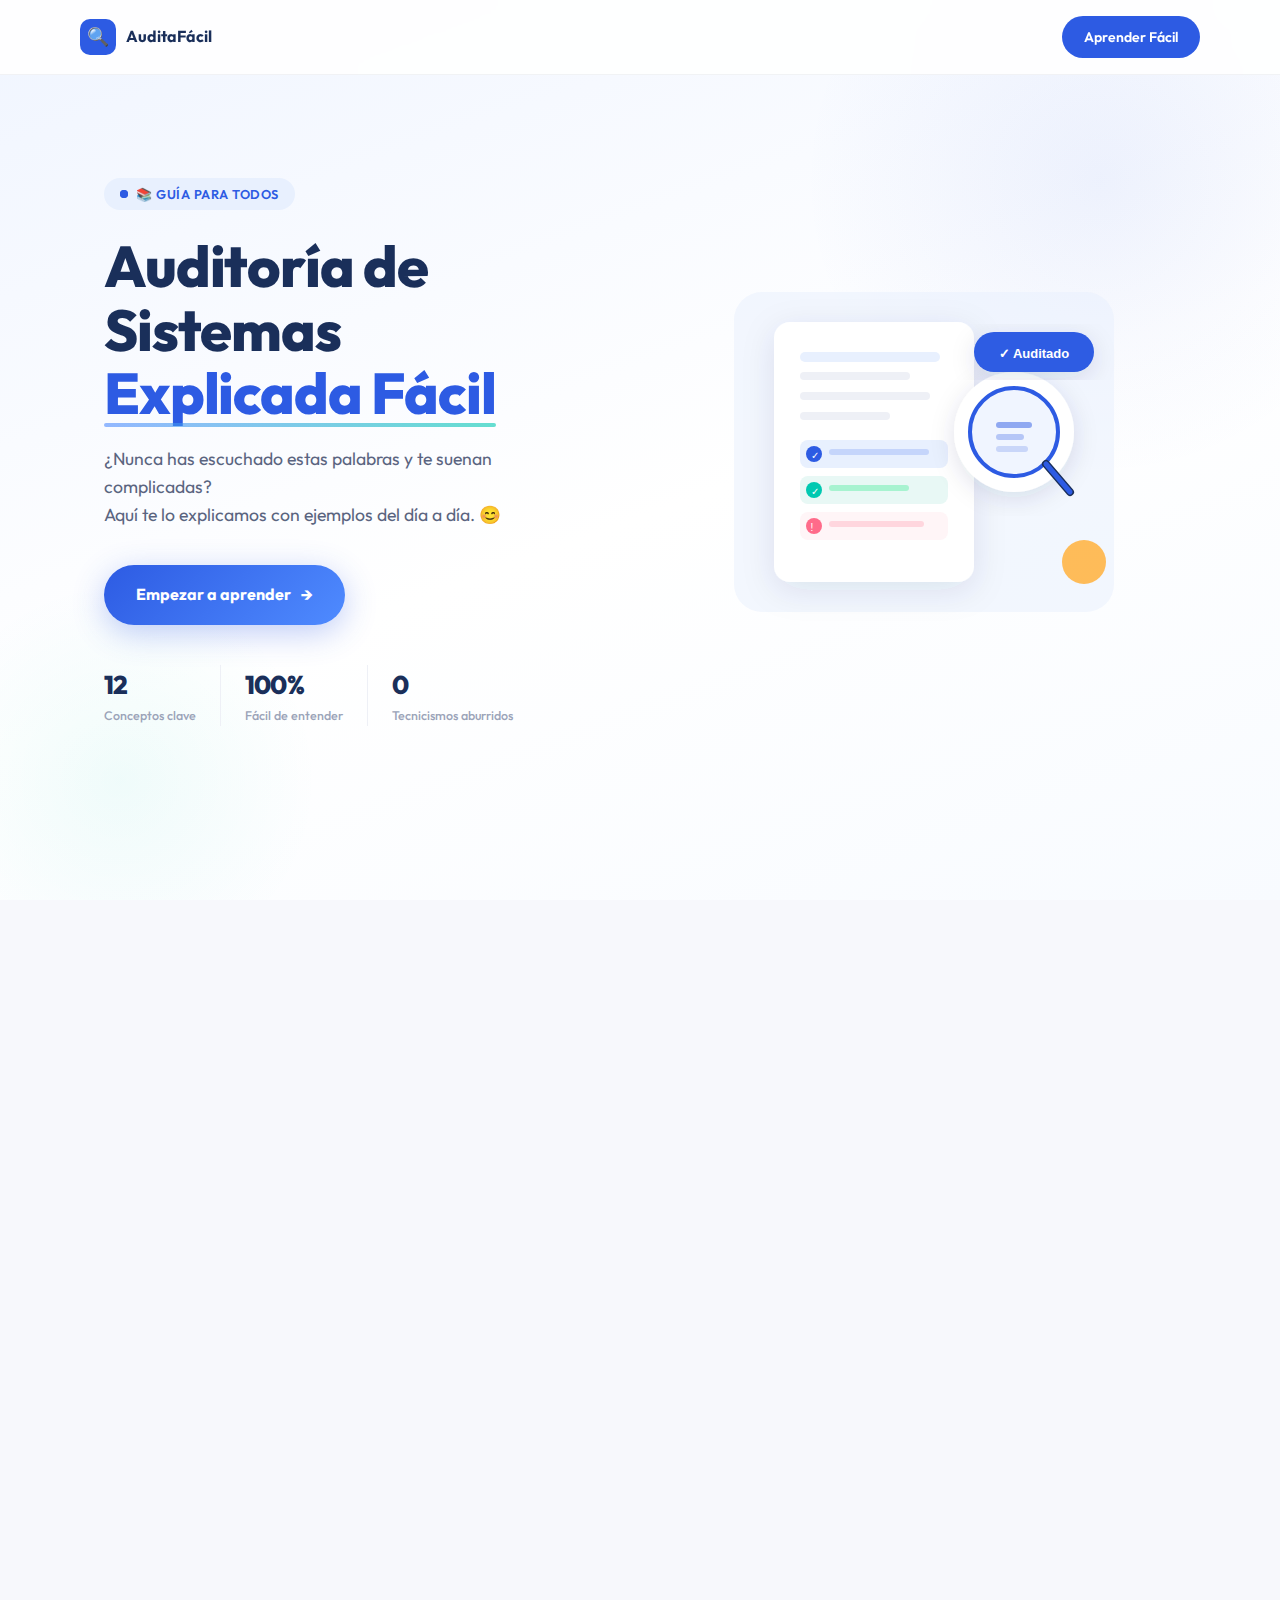
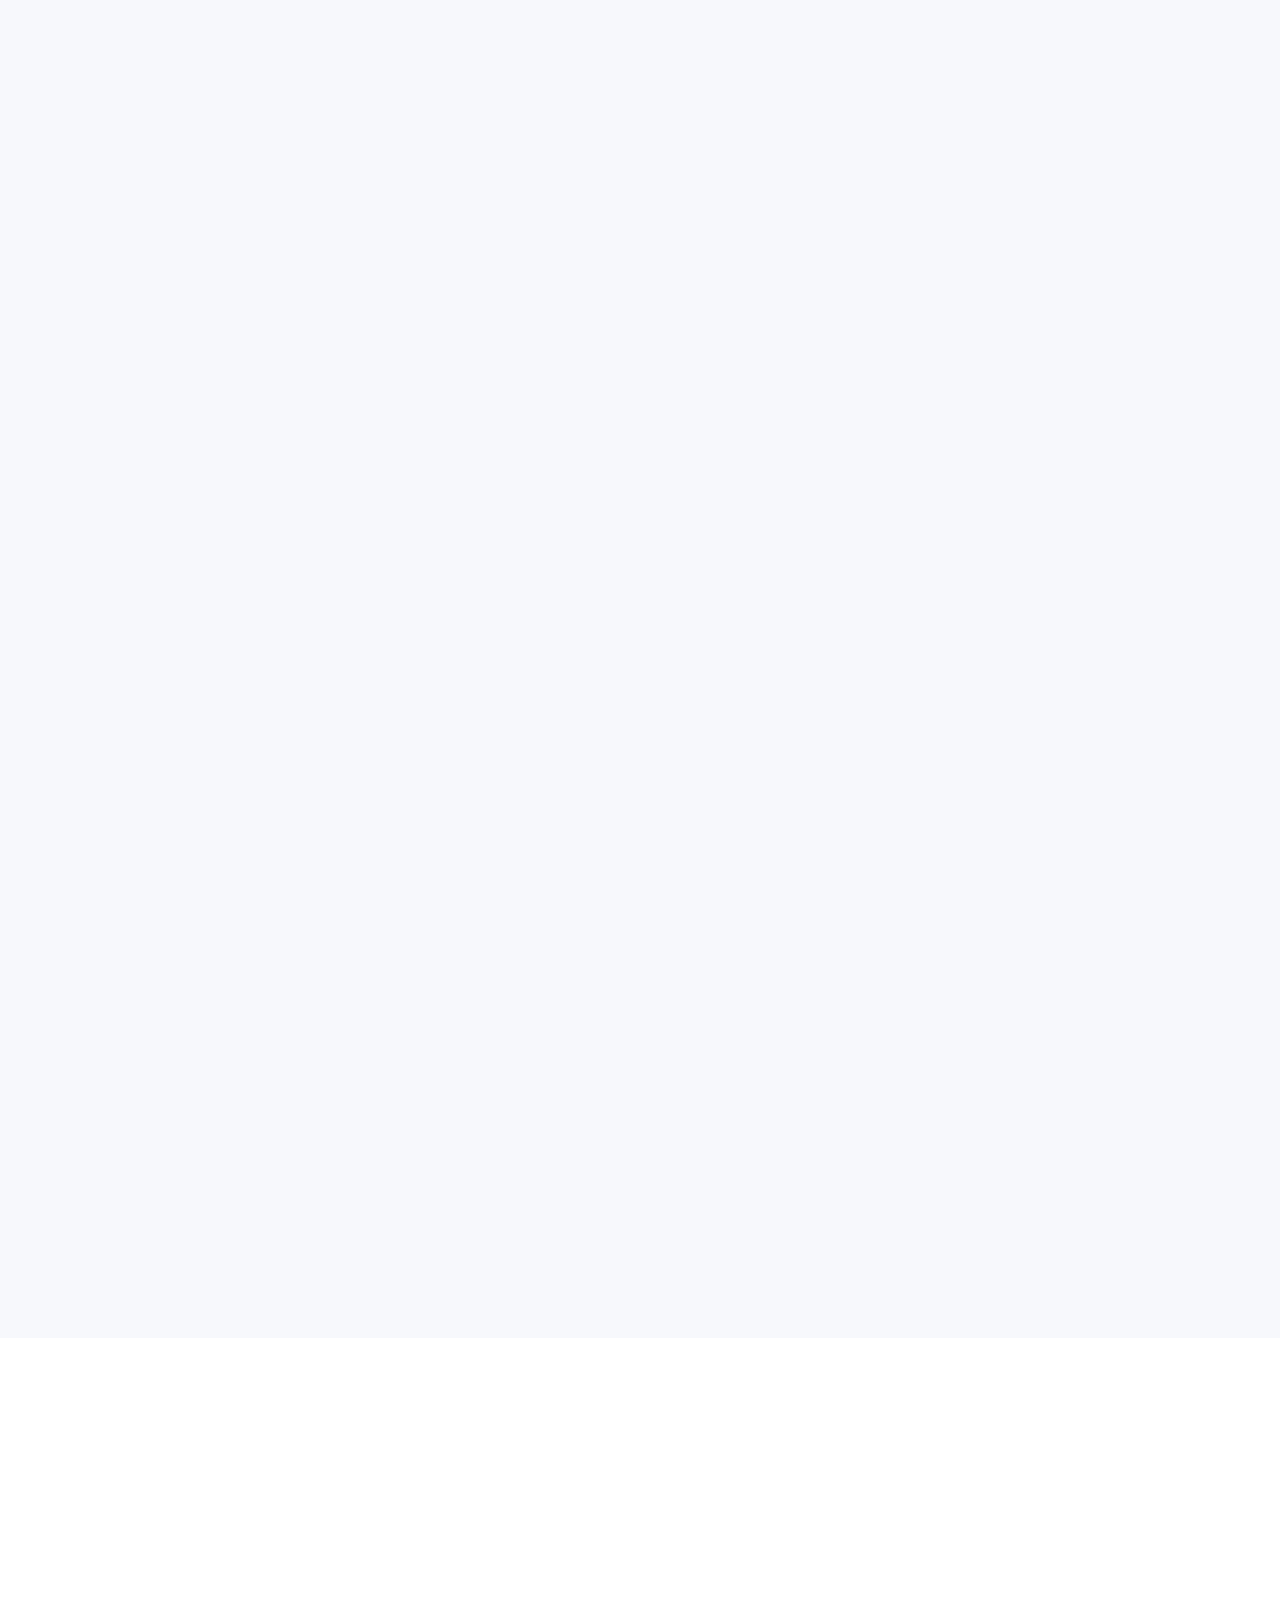
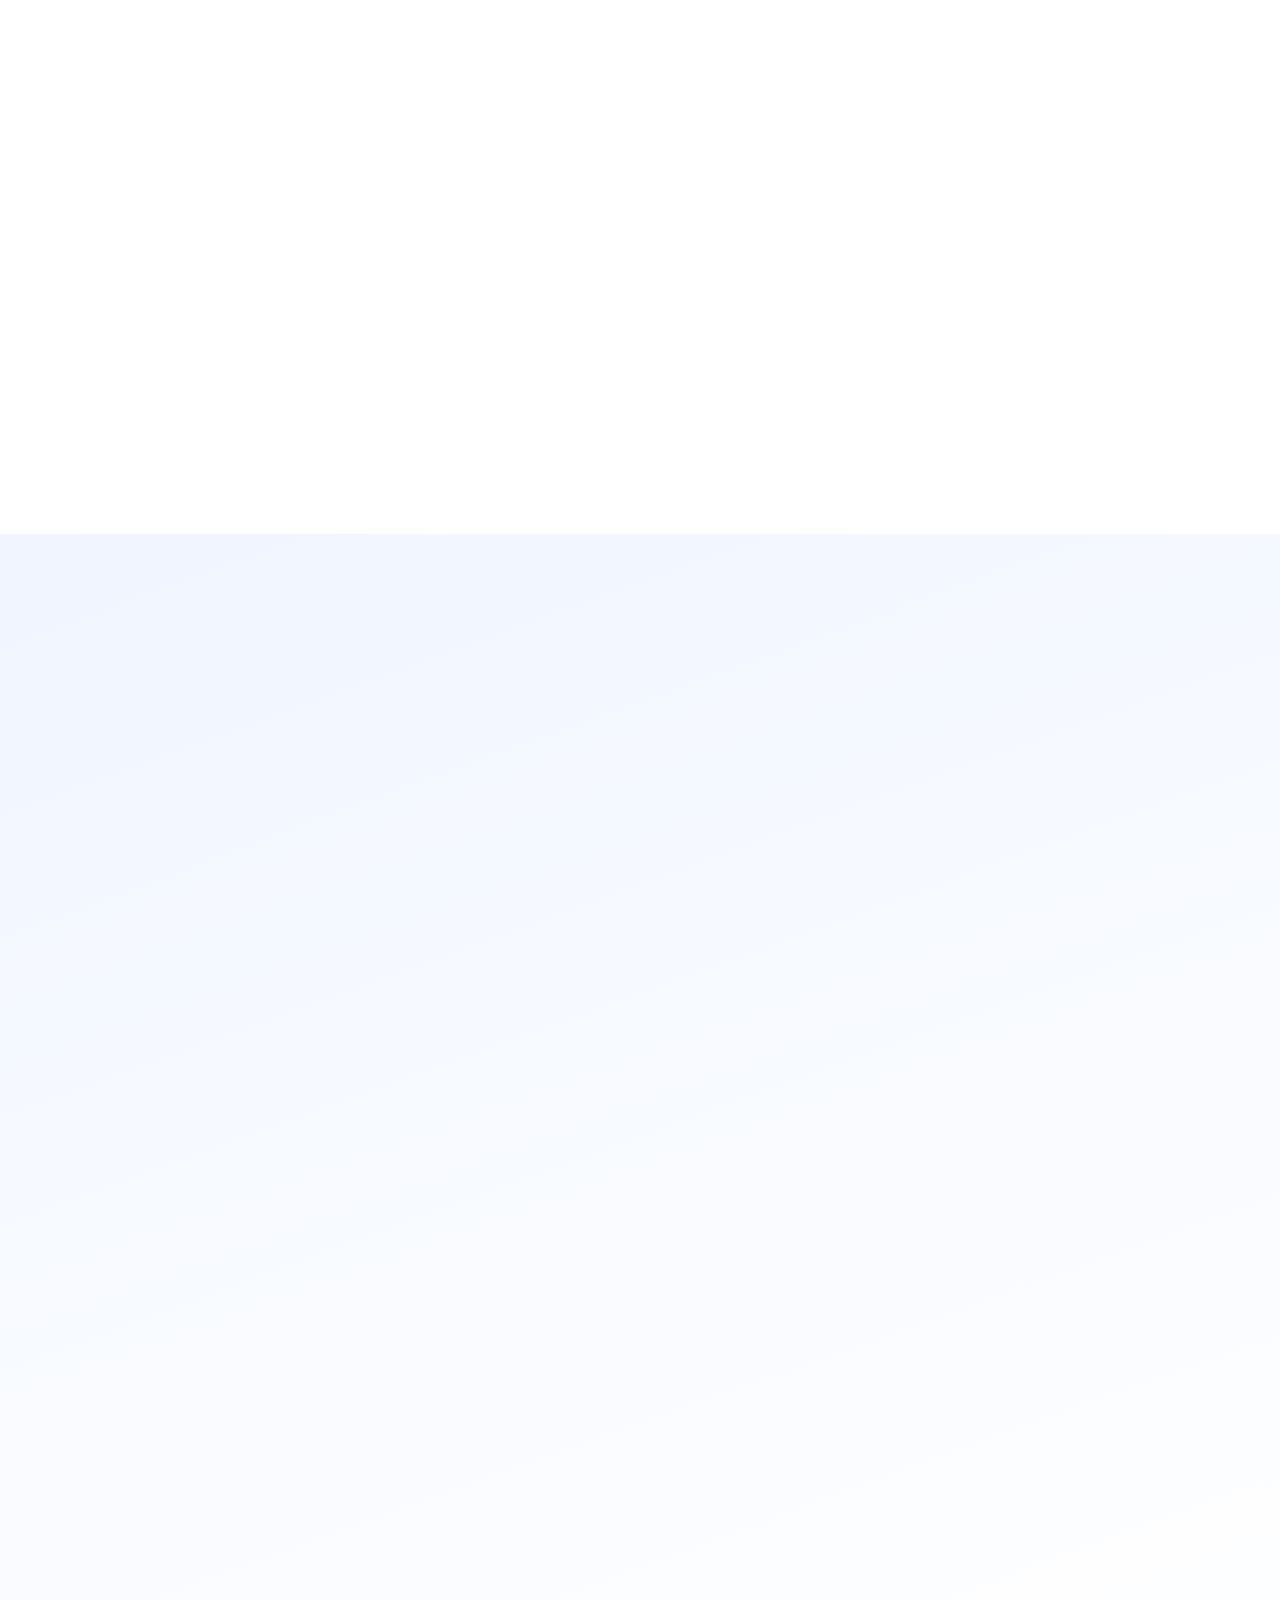
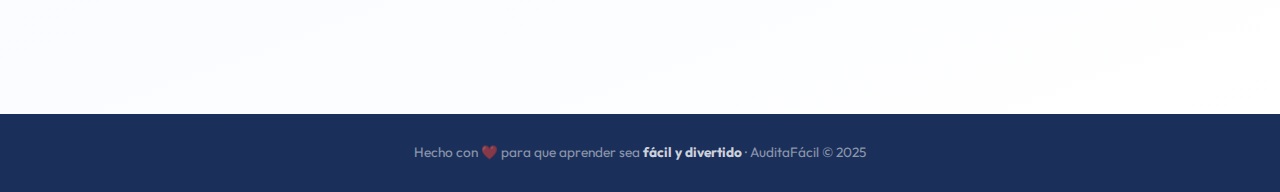
<file: auditoria-sistemas.html>
<!DOCTYPE html>
<html lang="es">
<head>
  <meta charset="UTF-8" />
  <meta name="viewport" content="width=device-width, initial-scale=1.0" />
  <title>Auditoría de Sistemas Explicada Fácil</title>
  <link rel="preconnect" href="https://fonts.googleapis.com" />
  <link rel="preconnect" href="https://fonts.gstatic.com" crossorigin />
  <link href="https://fonts.googleapis.com/css2?family=Outfit:wght@300;400;500;600;700;800&family=Lora:ital,wght@0,400;0,600;1,400&display=swap" rel="stylesheet" />
  <style>
    /* ===========================
       VARIABLES & RESET
    =========================== */
    :root {
      --blue-deep: #1a2f5a;
      --blue-mid: #2d5be3;
      --blue-soft: #4f8bff;
      --blue-pale: #e8f0fe;
      --blue-ice: #f0f5ff;
      --gray-100: #f7f8fc;
      --gray-200: #eef0f6;
      --gray-400: #9aa3b8;
      --gray-600: #5a6480;
      --gray-800: #2c3250;
      --white: #ffffff;
      --accent-teal: #00c9b1;
      --accent-amber: #ffb547;
      --accent-rose: #ff6b8a;
      --radius-sm: 12px;
      --radius-md: 20px;
      --radius-lg: 32px;
      --shadow-soft: 0 4px 24px rgba(26,47,90,0.08);
      --shadow-card: 0 8px 40px rgba(26,47,90,0.12);
      --shadow-hover: 0 16px 60px rgba(45,91,227,0.18);
      --transition: all 0.3s cubic-bezier(0.4, 0, 0.2, 1);
    }

    *, *::before, *::after { box-sizing: border-box; margin: 0; padding: 0; }

    html { scroll-behavior: smooth; }

    body {
      font-family: 'Outfit', sans-serif;
      background: var(--white);
      color: var(--gray-800);
      line-height: 1.6;
      overflow-x: hidden;
    }

    /* ===========================
       ANIMATIONS
    =========================== */
    @keyframes fadeUp {
      from { opacity: 0; transform: translateY(30px); }
      to   { opacity: 1; transform: translateY(0); }
    }
    @keyframes fadeIn {
      from { opacity: 0; }
      to   { opacity: 1; }
    }
    @keyframes float {
      0%, 100% { transform: translateY(0px); }
      50%       { transform: translateY(-12px); }
    }
    @keyframes pulseRing {
      0%   { transform: scale(1); opacity: 0.4; }
      100% { transform: scale(1.6); opacity: 0; }
    }
    @keyframes slideIn {
      from { opacity: 0; transform: translateX(-20px); }
      to   { opacity: 1; transform: translateX(0); }
    }

    .fade-up   { animation: fadeUp 0.7s ease forwards; }
    .fade-in   { animation: fadeIn 0.7s ease forwards; }

    .delay-1 { animation-delay: 0.1s; }
    .delay-2 { animation-delay: 0.2s; }
    .delay-3 { animation-delay: 0.3s; }
    .delay-4 { animation-delay: 0.4s; }
    .delay-5 { animation-delay: 0.5s; }

    /* Intersection Observer classes */
    .reveal {
      opacity: 0;
      transform: translateY(28px);
      transition: opacity 0.6s ease, transform 0.6s ease;
    }
    .reveal.visible {
      opacity: 1;
      transform: translateY(0);
    }

    /* ===========================
       LAYOUT HELPERS
    =========================== */
    .container {
      max-width: 1120px;
      margin: 0 auto;
      padding: 0 24px;
    }

    section { padding: 96px 0; }

    /* ===========================
       NAV
    =========================== */
    nav {
      position: fixed;
      top: 0; left: 0; right: 0;
      z-index: 100;
      padding: 16px 24px;
      background: rgba(255,255,255,0.88);
      backdrop-filter: blur(16px);
      border-bottom: 1px solid rgba(26,47,90,0.06);
      transition: var(--transition);
    }
    .nav-inner {
      max-width: 1120px;
      margin: 0 auto;
      display: flex;
      align-items: center;
      justify-content: space-between;
    }
    .nav-logo {
      display: flex;
      align-items: center;
      gap: 10px;
      font-weight: 700;
      font-size: 1rem;
      color: var(--blue-deep);
      text-decoration: none;
    }
    .nav-logo .logo-icon {
      width: 36px; height: 36px;
      background: var(--blue-mid);
      border-radius: 10px;
      display: flex; align-items: center; justify-content: center;
      font-size: 18px;
    }
    .nav-cta {
      background: var(--blue-mid);
      color: white;
      border: none;
      padding: 10px 22px;
      border-radius: 50px;
      font-family: 'Outfit', sans-serif;
      font-weight: 600;
      font-size: 0.875rem;
      cursor: pointer;
      transition: var(--transition);
      text-decoration: none;
    }
    .nav-cta:hover {
      background: var(--blue-deep);
      transform: translateY(-1px);
      box-shadow: 0 6px 20px rgba(45,91,227,0.35);
    }

    /* ===========================
       HERO SECTION
    =========================== */
    .hero {
      min-height: 100vh;
      padding-top: 100px;
      background: linear-gradient(160deg, var(--blue-ice) 0%, var(--white) 55%, #f8fbff 100%);
      display: flex;
      align-items: center;
      position: relative;
      overflow: hidden;
    }
    .hero::before {
      content: '';
      position: absolute;
      top: -120px; right: -120px;
      width: 600px; height: 600px;
      background: radial-gradient(circle, rgba(45,91,227,0.07) 0%, transparent 70%);
      border-radius: 50%;
    }
    .hero::after {
      content: '';
      position: absolute;
      bottom: -80px; left: -80px;
      width: 400px; height: 400px;
      background: radial-gradient(circle, rgba(0,201,177,0.06) 0%, transparent 70%);
      border-radius: 50%;
    }
    .hero-inner {
      display: grid;
      grid-template-columns: 1fr 1fr;
      gap: 64px;
      align-items: center;
      max-width: 1120px;
      margin: 0 auto;
      padding: 0 24px;
      position: relative; z-index: 1;
    }
    .hero-badge {
      display: inline-flex;
      align-items: center;
      gap: 8px;
      background: var(--blue-pale);
      color: var(--blue-mid);
      padding: 6px 16px;
      border-radius: 50px;
      font-size: 0.8rem;
      font-weight: 600;
      letter-spacing: 0.04em;
      text-transform: uppercase;
      margin-bottom: 24px;
    }
    .hero-badge::before {
      content: '';
      width: 8px; height: 8px;
      background: var(--blue-mid);
      border-radius: 50%;
      position: relative;
    }
    .hero-badge::after {
      content: '';
      position: absolute;
      width: 8px; height: 8px;
      background: var(--blue-mid);
      border-radius: 50%;
      animation: pulseRing 1.5s ease-out infinite;
    }
    .hero h1 {
      font-size: clamp(2.4rem, 5vw, 3.6rem);
      font-weight: 800;
      line-height: 1.1;
      color: var(--blue-deep);
      margin-bottom: 20px;
      letter-spacing: -0.02em;
    }
    .hero h1 em {
      font-style: normal;
      color: var(--blue-mid);
      position: relative;
    }
    .hero h1 em::after {
      content: '';
      position: absolute;
      left: 0; bottom: 2px; right: 0;
      height: 4px;
      background: linear-gradient(90deg, var(--blue-soft), var(--accent-teal));
      border-radius: 2px;
      opacity: 0.6;
    }
    .hero-sub {
      font-size: 1.1rem;
      color: var(--gray-600);
      margin-bottom: 36px;
      max-width: 420px;
      font-weight: 400;
    }
    .hero-cta {
      display: inline-flex;
      align-items: center;
      gap: 10px;
      background: linear-gradient(135deg, var(--blue-mid), var(--blue-soft));
      color: white;
      padding: 16px 32px;
      border-radius: 50px;
      font-weight: 700;
      font-size: 1rem;
      font-family: 'Outfit', sans-serif;
      text-decoration: none;
      border: none;
      cursor: pointer;
      transition: var(--transition);
      box-shadow: 0 8px 32px rgba(45,91,227,0.3);
    }
    .hero-cta:hover {
      transform: translateY(-3px);
      box-shadow: 0 16px 48px rgba(45,91,227,0.4);
    }
    .hero-cta-arrow {
      font-size: 1.1rem;
      transition: transform 0.3s ease;
    }
    .hero-cta:hover .hero-cta-arrow { transform: translateX(4px); }

    /* Hero illustration */
    .hero-illustration {
      display: flex;
      justify-content: center;
      align-items: center;
      animation: float 4s ease-in-out infinite;
    }
    .hero-svg {
      width: 100%;
      max-width: 460px;
      height: auto;
    }

    /* Floating stats */
    .hero-stats {
      display: flex;
      gap: 24px;
      margin-top: 40px;
    }
    .stat-item {
      display: flex;
      flex-direction: column;
    }
    .stat-num {
      font-size: 1.6rem;
      font-weight: 800;
      color: var(--blue-deep);
      letter-spacing: -0.03em;
    }
    .stat-label {
      font-size: 0.78rem;
      color: var(--gray-400);
      font-weight: 500;
    }
    .stat-divider {
      width: 1px;
      background: var(--gray-200);
      align-self: stretch;
    }

    /* ===========================
       SECTION HEADERS
    =========================== */
    .section-label {
      display: inline-block;
      color: var(--blue-mid);
      font-size: 0.78rem;
      font-weight: 700;
      letter-spacing: 0.1em;
      text-transform: uppercase;
      margin-bottom: 12px;
    }
    .section-title {
      font-size: clamp(1.8rem, 3vw, 2.6rem);
      font-weight: 800;
      color: var(--blue-deep);
      letter-spacing: -0.02em;
      margin-bottom: 16px;
      line-height: 1.2;
    }
    .section-sub {
      font-size: 1.05rem;
      color: var(--gray-600);
      max-width: 540px;
    }
    .section-header {
      text-align: center;
      margin-bottom: 64px;
    }
    .section-header .section-sub { margin: 0 auto; }

    /* ===========================
       CONCEPTS SECTION
    =========================== */
    .concepts-bg {
      background: var(--gray-100);
    }
    .concepts-grid {
      display: grid;
      grid-template-columns: repeat(auto-fill, minmax(300px, 1fr));
      gap: 24px;
    }
    .concept-card {
      background: var(--white);
      border-radius: var(--radius-md);
      padding: 28px;
      box-shadow: var(--shadow-soft);
      border: 1px solid rgba(26,47,90,0.05);
      transition: var(--transition);
      cursor: default;
      position: relative;
      overflow: hidden;
    }
    .concept-card::before {
      content: '';
      position: absolute;
      top: 0; left: 0; right: 0;
      height: 3px;
      background: linear-gradient(90deg, var(--blue-mid), var(--accent-teal));
      opacity: 0;
      transition: var(--transition);
    }
    .concept-card:hover {
      transform: translateY(-6px);
      box-shadow: var(--shadow-hover);
      border-color: rgba(45,91,227,0.12);
    }
    .concept-card:hover::before { opacity: 1; }

    .card-icon-wrap {
      width: 52px; height: 52px;
      border-radius: var(--radius-sm);
      display: flex; align-items: center; justify-content: center;
      font-size: 26px;
      margin-bottom: 18px;
      transition: var(--transition);
    }
    .concept-card:hover .card-icon-wrap { transform: scale(1.1) rotate(3deg); }

    .card-num {
      font-size: 0.7rem;
      font-weight: 700;
      letter-spacing: 0.08em;
      text-transform: uppercase;
      color: var(--gray-400);
      margin-bottom: 6px;
    }
    .card-title {
      font-size: 1.05rem;
      font-weight: 700;
      color: var(--blue-deep);
      margin-bottom: 10px;
      line-height: 1.3;
    }
    .card-desc {
      font-size: 0.9rem;
      color: var(--gray-600);
      line-height: 1.6;
      margin-bottom: 14px;
    }
    .card-example {
      display: flex;
      align-items: flex-start;
      gap: 8px;
      background: var(--blue-ice);
      border-radius: var(--radius-sm);
      padding: 10px 14px;
      font-size: 0.82rem;
      color: var(--blue-deep);
      line-height: 1.5;
    }
    .card-example-icon {
      font-size: 1rem;
      flex-shrink: 0;
      margin-top: 1px;
    }

    /* Icon colors */
    .ic-blue   { background: rgba(45,91,227,0.1); }
    .ic-teal   { background: rgba(0,201,177,0.1); }
    .ic-amber  { background: rgba(255,181,71,0.12); }
    .ic-rose   { background: rgba(255,107,138,0.1); }
    .ic-violet { background: rgba(124,77,255,0.1); }
    .ic-green  { background: rgba(34,197,94,0.1); }
    .ic-orange { background: rgba(251,146,60,0.1); }
    .ic-sky    { background: rgba(14,165,233,0.1); }

    /* ===========================
       COMPARISON SECTION
    =========================== */
    .comparison-section { background: var(--white); }
    .comparison-grid {
      display: grid;
      grid-template-columns: 1fr 1fr;
      gap: 32px;
    }
    .comparison-card {
      border-radius: var(--radius-md);
      padding: 36px;
      position: relative;
      overflow: hidden;
    }
    .comparison-card.bad {
      background: linear-gradient(145deg, #fff5f7, #fff0f3);
      border: 2px solid #ffd6de;
    }
    .comparison-card.good {
      background: linear-gradient(145deg, #f0fdf9, #e8f8ff);
      border: 2px solid #a7f3d0;
    }
    .comp-badge {
      display: inline-flex;
      align-items: center;
      gap: 6px;
      padding: 6px 14px;
      border-radius: 50px;
      font-size: 0.78rem;
      font-weight: 700;
      letter-spacing: 0.06em;
      text-transform: uppercase;
      margin-bottom: 24px;
    }
    .bad .comp-badge  { background: #fecdd3; color: #be123c; }
    .good .comp-badge { background: #bbf7d0; color: #065f46; }
    .comp-title {
      font-size: 1.3rem;
      font-weight: 800;
      margin-bottom: 20px;
      line-height: 1.3;
    }
    .bad  .comp-title { color: #9f1239; }
    .good .comp-title { color: #064e3b; }
    .comp-list {
      list-style: none;
      display: flex;
      flex-direction: column;
      gap: 12px;
    }
    .comp-list li {
      display: flex;
      align-items: flex-start;
      gap: 10px;
      font-size: 0.92rem;
      line-height: 1.5;
    }
    .bad  .comp-list li { color: #7f1d1d; }
    .good .comp-list li { color: #14532d; }
    .comp-dot {
      width: 20px; height: 20px;
      border-radius: 50%;
      display: flex; align-items: center; justify-content: center;
      font-size: 11px;
      flex-shrink: 0;
      margin-top: 2px;
    }
    .bad  .comp-dot { background: #fca5a5; color: #b91c1c; }
    .good .comp-dot { background: #6ee7b7; color: #059669; }
    .comp-big-icon {
      position: absolute;
      bottom: 20px; right: 24px;
      font-size: 72px;
      opacity: 0.08;
    }

    /* ===========================
       CHECKLIST SECTION
    =========================== */
    .checklist-section {
      background: linear-gradient(160deg, var(--blue-ice) 0%, var(--white) 100%);
    }
    .checklist-grid {
      display: grid;
      grid-template-columns: repeat(auto-fill, minmax(260px, 1fr));
      gap: 16px;
      margin-bottom: 64px;
    }
    .check-item {
      display: flex;
      align-items: center;
      gap: 14px;
      background: var(--white);
      border-radius: var(--radius-sm);
      padding: 16px 20px;
      box-shadow: var(--shadow-soft);
      border: 1px solid rgba(26,47,90,0.04);
      transition: var(--transition);
    }
    .check-item:hover {
      transform: translateX(4px);
      border-color: rgba(45,91,227,0.15);
    }
    .check-icon {
      width: 36px; height: 36px;
      background: linear-gradient(135deg, var(--blue-mid), var(--accent-teal));
      border-radius: 8px;
      display: flex; align-items: center; justify-content: center;
      color: white;
      font-size: 16px;
      flex-shrink: 0;
    }
    .check-text {
      font-size: 0.9rem;
      font-weight: 500;
      color: var(--gray-800);
      line-height: 1.4;
    }

    /* Final CTA */
    .final-cta-box {
      background: linear-gradient(135deg, var(--blue-deep) 0%, #1e3a8a 100%);
      border-radius: var(--radius-lg);
      padding: 64px 48px;
      text-align: center;
      position: relative;
      overflow: hidden;
    }
    .final-cta-box::before {
      content: '';
      position: absolute;
      top: -100px; right: -100px;
      width: 360px; height: 360px;
      background: radial-gradient(circle, rgba(79,139,255,0.2) 0%, transparent 70%);
      border-radius: 50%;
    }
    .final-cta-box::after {
      content: '';
      position: absolute;
      bottom: -80px; left: -80px;
      width: 280px; height: 280px;
      background: radial-gradient(circle, rgba(0,201,177,0.15) 0%, transparent 70%);
      border-radius: 50%;
    }
    .final-cta-box h2 {
      font-size: clamp(1.8rem, 3vw, 2.8rem);
      font-weight: 800;
      color: white;
      margin-bottom: 16px;
      position: relative; z-index: 1;
    }
    .final-cta-box p {
      color: rgba(255,255,255,0.7);
      font-size: 1rem;
      margin-bottom: 36px;
      max-width: 440px;
      margin-left: auto; margin-right: auto;
      position: relative; z-index: 1;
    }
    .final-cta-btn {
      display: inline-flex;
      align-items: center;
      gap: 10px;
      background: white;
      color: var(--blue-deep);
      padding: 16px 36px;
      border-radius: 50px;
      font-weight: 700;
      font-size: 1rem;
      text-decoration: none;
      transition: var(--transition);
      box-shadow: 0 8px 32px rgba(0,0,0,0.2);
      position: relative; z-index: 1;
    }
    .final-cta-btn:hover {
      transform: translateY(-3px);
      box-shadow: 0 16px 48px rgba(0,0,0,0.3);
    }

    /* ===========================
       FOOTER
    =========================== */
    footer {
      background: var(--blue-deep);
      color: rgba(255,255,255,0.5);
      text-align: center;
      padding: 28px 24px;
      font-size: 0.85rem;
    }
    footer strong { color: rgba(255,255,255,0.8); }

    /* ===========================
       RESPONSIVE
    =========================== */
    @media (max-width: 768px) {
      section { padding: 72px 0; }
      .hero-inner {
        grid-template-columns: 1fr;
        gap: 40px;
        text-align: center;
        padding-top: 20px;
      }
      .hero-sub { max-width: 100%; }
      .hero-stats { justify-content: center; }
      .hero-cta { margin: 0 auto; }
      .hero-illustration { order: -1; }
      .hero-svg { max-width: 300px; }
      .comparison-grid { grid-template-columns: 1fr; gap: 20px; }
      .concepts-grid { grid-template-columns: 1fr; }
      .final-cta-box { padding: 40px 24px; }
      nav { padding: 12px 16px; }
    }

    @media (max-width: 480px) {
      .hero h1 { font-size: 2rem; }
      .checklist-grid { grid-template-columns: 1fr; }
    }
  </style>
</head>
<body>

  <!-- ===========================
       NAV
  =========================== -->
  <nav aria-label="Navegación principal">
    <div class="nav-inner">
      <a href="#" class="nav-logo" aria-label="Inicio">
        <div class="logo-icon" aria-hidden="true">🔍</div>
        AuditaFácil
      </a>
      <a href="#conceptos" class="nav-cta">Aprender Fácil</a>
    </div>
  </nav>

  <!-- ===========================
       HERO
  =========================== -->
  <section class="hero" aria-labelledby="hero-title">
    <div class="hero-inner">
      <div>
        <div class="hero-badge fade-up" role="text">📚 Guía para todos</div>
        <h1 id="hero-title" class="fade-up delay-1">
          Auditoría de Sistemas<br/><em>Explicada Fácil</em>
        </h1>
        <p class="hero-sub fade-up delay-2">
          ¿Nunca has escuchado estas palabras y te suenan complicadas?<br/>
          Aquí te lo explicamos con ejemplos del día a día. 😊
        </p>
        <a href="#conceptos" class="hero-cta fade-up delay-3" aria-label="Ir a la sección de conceptos">
          Empezar a aprender
          <span class="hero-cta-arrow" aria-hidden="true">→</span>
        </a>
        <div class="hero-stats fade-up delay-4" role="group" aria-label="Estadísticas rápidas">
          <div class="stat-item">
            <span class="stat-num">12</span>
            <span class="stat-label">Conceptos clave</span>
          </div>
          <div class="stat-divider" aria-hidden="true"></div>
          <div class="stat-item">
            <span class="stat-num">100%</span>
            <span class="stat-label">Fácil de entender</span>
          </div>
          <div class="stat-divider" aria-hidden="true"></div>
          <div class="stat-item">
            <span class="stat-num">0</span>
            <span class="stat-label">Tecnicismos aburridos</span>
          </div>
        </div>
      </div>

      <!-- SVG Illustration -->
      <div class="hero-illustration fade-in delay-2" aria-hidden="true">
        <svg class="hero-svg" viewBox="0 0 460 400" fill="none" xmlns="http://www.w3.org/2000/svg">
          <!-- Background card -->
          <rect x="40" y="40" width="380" height="320" rx="28" fill="#e8f0fe" opacity="0.5"/>
          <!-- Main document -->
          <rect x="80" y="70" width="200" height="260" rx="16" fill="white" filter="url(#shadow1)"/>
          <defs>
            <filter id="shadow1" x="-20%" y="-20%" width="140%" height="140%">
              <feDropShadow dx="0" dy="8" stdDeviation="16" flood-color="#1a2f5a" flood-opacity="0.1"/>
            </filter>
            <filter id="shadow2" x="-20%" y="-20%" width="140%" height="140%">
              <feDropShadow dx="0" dy="6" stdDeviation="12" flood-color="#1a2f5a" flood-opacity="0.12"/>
            </filter>
          </defs>
          <!-- Doc lines -->
          <rect x="106" y="100" width="140" height="10" rx="5" fill="#e8f0fe"/>
          <rect x="106" y="120" width="110" height="8" rx="4" fill="#eef0f6"/>
          <rect x="106" y="140" width="130" height="8" rx="4" fill="#eef0f6"/>
          <rect x="106" y="160" width="90" height="8" rx="4" fill="#eef0f6"/>
          <!-- Checkmarks -->
          <rect x="106" y="188" width="148" height="28" rx="8" fill="#e8f0fe"/>
          <circle cx="120" cy="202" r="8" fill="#2d5be3"/>
          <text x="116.5" y="206.5" font-size="10" fill="white" font-family="sans-serif">✓</text>
          <rect x="135" y="197" width="100" height="6" rx="3" fill="#c5d5fb"/>
          <rect x="106" y="224" width="148" height="28" rx="8" fill="#e8f8f5"/>
          <circle cx="120" cy="238" r="8" fill="#00c9b1"/>
          <text x="116.5" y="242.5" font-size="10" fill="white" font-family="sans-serif">✓</text>
          <rect x="135" y="233" width="80" height="6" rx="3" fill="#a7f3d0"/>
          <rect x="106" y="260" width="148" height="28" rx="8" fill="#fff5f7"/>
          <circle cx="120" cy="274" r="8" fill="#ff6b8a"/>
          <text x="116.5" y="278.5" font-size="10" fill="white" font-family="sans-serif">!</text>
          <rect x="135" y="269" width="95" height="6" rx="3" fill="#ffd6de"/>
          <!-- Magnifier -->
          <circle cx="320" cy="180" r="60" fill="white" filter="url(#shadow2)"/>
          <circle cx="320" cy="180" r="44" fill="#f0f5ff" stroke="#2d5be3" stroke-width="4"/>
          <rect x="302" y="170" width="36" height="6" rx="3" fill="#2d5be3" opacity="0.5"/>
          <rect x="302" y="182" width="28" height="6" rx="3" fill="#2d5be3" opacity="0.3"/>
          <rect x="302" y="194" width="32" height="6" rx="3" fill="#2d5be3" opacity="0.2"/>
          <line x1="352" y1="212" x2="376" y2="240" stroke="#1a2f5a" stroke-width="8" stroke-linecap="round"/>
          <line x1="352" y1="212" x2="376" y2="240" stroke="#2d5be3" stroke-width="5" stroke-linecap="round"/>
          <!-- Floating badge -->
          <rect x="280" y="80" width="120" height="40" rx="20" fill="#2d5be3" filter="url(#shadow2)"/>
          <text x="340" y="106" font-size="13" fill="white" font-family="sans-serif" text-anchor="middle" font-weight="bold">✓ Auditado</text>
          <!-- Small star -->
          <circle cx="390" cy="310" r="22" fill="#ffb547" opacity="0.9"/>
          <text x="390" y="318" font-size="18" text-anchor="middle" font-family="sans-serif">⭐</text>
        </svg>
      </div>
    </div>
  </section>

  <!-- ===========================
       CONCEPTS SECTION
  =========================== -->
  <section class="concepts-bg" id="conceptos" aria-labelledby="conceptos-title">
    <div class="container">
      <div class="section-header reveal">
        <span class="section-label">📖 Conceptos</span>
        <h2 id="conceptos-title" class="section-title">Los 12 conceptos que necesitas saber</h2>
        <p class="section-sub">Cada concepto explicado con palabras simples y ejemplos de tu vida diaria.</p>
      </div>

      <div class="concepts-grid" role="list">

        <!-- Card 1: ISO -->
        <article class="concept-card reveal" role="listitem">
          <div class="card-icon-wrap ic-blue" aria-hidden="true">🌍</div>
          <div class="card-num">01</div>
          <h3 class="card-title">¿Qué es la ISO?</h3>
          <p class="card-desc">Es una organización mundial que crea <strong>reglas y normas</strong> para que las empresas funcionen bien, sean seguras y de calidad. Como el árbitro de un partido: pone las reglas para que todos jueguen igual.</p>
          <div class="card-example" aria-label="Ejemplo práctico">
            <span class="card-example-icon">💡</span>
            <span><strong>Ejemplo:</strong> Cuando compras un jugo y la etiqueta dice que cumple ciertas normas, eso fue revisado con reglas de la ISO.</span>
          </div>
        </article>

        <!-- Card 2: Auditoría interna vs externa -->
        <article class="concept-card reveal" role="listitem">
          <div class="card-icon-wrap ic-teal" aria-hidden="true">🔄</div>
          <div class="card-num">02</div>
          <h3 class="card-title">Auditoría Interna vs. Externa</h3>
          <p class="card-desc"><strong>Interna:</strong> alguien de la misma empresa revisa si todo está bien. <strong>Externa:</strong> una persona de afuera, independiente, viene a revisar sin favoritismos.</p>
          <div class="card-example" aria-label="Ejemplo práctico">
            <span class="card-example-icon">💡</span>
            <span><strong>Ejemplo:</strong> Interna = la mamá revisa tu cuarto. Externa = la abuela visita y también lo revisa.</span>
          </div>
        </article>

        <!-- Card 3: Documentación de referencia -->
        <article class="concept-card reveal" role="listitem">
          <div class="card-icon-wrap ic-amber" aria-hidden="true">📄</div>
          <div class="card-num">03</div>
          <h3 class="card-title">Documentación de Referencia</h3>
          <p class="card-desc">Son los papeles, normas o manuales que el auditor usa para <strong>comparar y saber qué está bien o mal</strong>. Como el libro de recetas cuando cocinas.</p>
          <div class="card-example" aria-label="Ejemplo práctico">
            <span class="card-example-icon">💡</span>
            <span><strong>Ejemplo:</strong> Si vas al colegio, el reglamento escolar es la documentación de referencia para saber qué está permitido.</span>
          </div>
        </article>

        <!-- Card 4: Alcance -->
        <article class="concept-card reveal" role="listitem">
          <div class="card-icon-wrap ic-violet" aria-hidden="true">🎯</div>
          <div class="card-num">04</div>
          <h3 class="card-title">Alcance de la Auditoría</h3>
          <p class="card-desc">Define <strong>hasta dónde va a llegar</strong> la revisión. Qué áreas, sistemas o procesos se van a revisar y cuáles no. Pone los límites del trabajo.</p>
          <div class="card-example" aria-label="Ejemplo práctico">
            <span class="card-example-icon">💡</span>
            <span><strong>Ejemplo:</strong> "Solo voy a revisar tu mochila, no tu habitación entera." Eso es el alcance.</span>
          </div>
        </article>

        <!-- Card 5: Auditor de calidad -->
        <article class="concept-card reveal" role="listitem">
          <div class="card-icon-wrap ic-blue" aria-hidden="true">👤</div>
          <div class="card-num">05</div>
          <h3 class="card-title">Auditor de Calidad</h3>
          <p class="card-desc">Es la persona entrenada para <strong>revisar, evaluar y reportar</strong> si una empresa cumple las normas. Es objetivo, imparcial y busca la verdad.</p>
          <div class="card-example" aria-label="Ejemplo práctico">
            <span class="card-example-icon">💡</span>
            <span><strong>Ejemplo:</strong> Como el inspector de salud que visita un restaurante para ver si la cocina está limpia y todo es seguro.</span>
          </div>
        </article>

        <!-- Card 6: Programa de auditoría -->
        <article class="concept-card reveal" role="listitem">
          <div class="card-icon-wrap ic-teal" aria-hidden="true">📅</div>
          <div class="card-num">06</div>
          <h3 class="card-title">Programa de Auditoría</h3>
          <p class="card-desc">Es el <strong>plan completo</strong> que organiza cuándo, dónde, a quién y cómo se van a realizar las auditorías. Es el calendario y el mapa del trabajo del auditor.</p>
          <div class="card-example" aria-label="Ejemplo práctico">
            <span class="card-example-icon">💡</span>
            <span><strong>Ejemplo:</strong> Como cuando el profe planea los exámenes del año: qué materias, qué fechas y quién aplica cada prueba.</span>
          </div>
        </article>

        <!-- Card 7: Criterios -->
        <article class="concept-card reveal" role="listitem">
          <div class="card-icon-wrap ic-rose" aria-hidden="true">⚖️</div>
          <div class="card-num">07</div>
          <h3 class="card-title">Criterios de Auditoría</h3>
          <p class="card-desc">Son las <strong>reglas y estándares</strong> con los que se mide si algo está bien o mal. Son el punto de comparación. Sin criterios, no se puede juzgar nada.</p>
          <div class="card-example" aria-label="Ejemplo práctico">
            <span class="card-example-icon">💡</span>
            <span><strong>Ejemplo:</strong> En la escuela, la escala de notas (1 al 5) es el criterio para saber si aprobaste o no.</span>
          </div>
        </article>

        <!-- Card 8: Hallazgo -->
        <article class="concept-card reveal" role="listitem">
          <div class="card-icon-wrap ic-amber" aria-hidden="true">🔎</div>
          <div class="card-num">08</div>
          <h3 class="card-title">Hallazgo de Auditoría</h3>
          <p class="card-desc">Es <strong>lo que el auditor descubre</strong> al comparar la realidad con las reglas. Puede ser algo bueno o algo que necesita mejorar. Es el resultado de la revisión.</p>
          <div class="card-example" aria-label="Ejemplo práctico">
            <span class="card-example-icon">💡</span>
            <span><strong>Ejemplo:</strong> Revisas tu mochila y encuentras que falta el cuaderno de matemáticas. Ese es el hallazgo.</span>
          </div>
        </article>

        <!-- Card 9: Conformidad -->
        <article class="concept-card reveal" role="listitem">
          <div class="card-icon-wrap ic-green" aria-hidden="true">✅</div>
          <div class="card-num">09</div>
          <h3 class="card-title">Conformidad</h3>
          <p class="card-desc">Cuando algo cumple <strong>exactamente con las reglas</strong> establecidas. Todo está en orden, como debe ser. Es una señal positiva en la auditoría.</p>
          <div class="card-example" aria-label="Ejemplo práctico">
            <span class="card-example-icon">💡</span>
            <span><strong>Ejemplo:</strong> El profe revisó tu tarea y está completa y bien hecha. Eso es conformidad: cumpliste con lo pedido.</span>
          </div>
        </article>

        <!-- Card 10: No conformidad -->
        <article class="concept-card reveal" role="listitem">
          <div class="card-icon-wrap ic-rose" aria-hidden="true">❌</div>
          <div class="card-num">10</div>
          <h3 class="card-title">No Conformidad</h3>
          <p class="card-desc">Es cuando algo <strong>no cumple con las reglas</strong>. Se encontró un error, falla o incumplimiento. No es catastrófico, es una oportunidad de corregirse.</p>
          <div class="card-example" aria-label="Ejemplo práctico">
            <span class="card-example-icon">💡</span>
            <span><strong>Ejemplo:</strong> El restaurante tiene la nevera demasiado caliente. Eso incumple la norma de temperatura: es una no conformidad.</span>
          </div>
        </article>

        <!-- Card 11: Oportunidad de mejora -->
        <article class="concept-card reveal" role="listitem">
          <div class="card-icon-wrap ic-orange" aria-hidden="true">🚀</div>
          <div class="card-num">11</div>
          <h3 class="card-title">Oportunidad de Mejora</h3>
          <p class="card-desc">No es un error grave, pero el auditor <strong>sugiere hacerlo mejor</strong>. Cumple las reglas, pero podría ser más eficiente, rápido o seguro.</p>
          <div class="card-example" aria-label="Ejemplo práctico">
            <span class="card-example-icon">💡</span>
            <span><strong>Ejemplo:</strong> Tu tarea está bien, pero el profe sugiere usar más colores para que sea más clara. Eso es una oportunidad de mejora.</span>
          </div>
        </article>

        <!-- Card 12: Ley 1581 -->
        <article class="concept-card reveal" role="listitem">
          <div class="card-icon-wrap ic-sky" aria-hidden="true">🇨🇴</div>
          <div class="card-num">12</div>
          <h3 class="card-title">Ley 1581 de 2012 (Colombia)</h3>
          <p class="card-desc">Es la ley colombiana que <strong>protege tus datos personales</strong>. Dice que nadie puede usar tu nombre, foto, dirección o número sin tu permiso. Tus datos son tuyos.</p>
          <div class="card-example" aria-label="Ejemplo práctico">
            <span class="card-example-icon">💡</span>
            <span><strong>Ejemplo:</strong> Como cuando un juego pide tu correo y debe decirte para qué lo va a usar. Esa es la ley 1581 en acción.</span>
          </div>
        </article>

      </div>
    </div>
  </section>

  <!-- ===========================
       COMPARISON SECTION
  =========================== -->
  <section class="comparison-section" aria-labelledby="comparison-title">
    <div class="container">
      <div class="section-header reveal">
        <span class="section-label">⚡ Comparación</span>
        <h2 id="comparison-title" class="section-title">¿Qué pasa con y sin auditoría?</h2>
        <p class="section-sub">Como el antes y después de ordenar tu cuarto… pero en una empresa.</p>
      </div>

      <div class="comparison-grid">
        <!-- Sin auditoría -->
        <div class="comparison-card bad reveal" role="region" aria-label="Sistema sin auditoría">
          <span class="comp-badge">😰 Sin Auditoría</span>
          <h3 class="comp-title">Sistema sin revisión</h3>
          <ul class="comp-list">
            <li>
              <span class="comp-dot" aria-hidden="true">✗</span>
              <span>Nadie sabe si los procesos funcionan bien o están rotos.</span>
            </li>
            <li>
              <span class="comp-dot" aria-hidden="true">✗</span>
              <span>Los errores crecen sin que nadie los note, hasta que es tarde.</span>
            </li>
            <li>
              <span class="comp-dot" aria-hidden="true">✗</span>
              <span>Los datos personales pueden estar en peligro sin que lo sepas.</span>
            </li>
            <li>
              <span class="comp-dot" aria-hidden="true">✗</span>
              <span>La empresa puede perder dinero y confianza de sus clientes.</span>
            </li>
            <li>
              <span class="comp-dot" aria-hidden="true">✗</span>
              <span>No hay evidencia de que se cumplen las normas legales.</span>
            </li>
            <li>
              <span class="comp-dot" aria-hidden="true">✗</span>
              <span>Cada persona hace las cosas a su manera, sin control ni estándar.</span>
            </li>
          </ul>
          <div class="comp-big-icon" aria-hidden="true">🔥</div>
        </div>

        <!-- Con auditoría -->
        <div class="comparison-card good reveal" role="region" aria-label="Sistema con auditoría">
          <span class="comp-badge">😊 Con Auditoría</span>
          <h3 class="comp-title">Sistema revisado y ordenado</h3>
          <ul class="comp-list">
            <li>
              <span class="comp-dot" aria-hidden="true">✓</span>
              <span>Todo el mundo sabe qué debe hacer y cómo medirlo.</span>
            </li>
            <li>
              <span class="comp-dot" aria-hidden="true">✓</span>
              <span>Los errores se detectan temprano y se corrigen a tiempo.</span>
            </li>
            <li>
              <span class="comp-dot" aria-hidden="true">✓</span>
              <span>Los datos personales están protegidos y bien resguardados.</span>
            </li>
            <li>
              <span class="comp-dot" aria-hidden="true">✓</span>
              <span>La empresa gana confianza, clientes y credibilidad.</span>
            </li>
            <li>
              <span class="comp-dot" aria-hidden="true">✓</span>
              <span>Hay documentos que prueban que se cumple la ley (como la 1581).</span>
            </li>
            <li>
              <span class="comp-dot" aria-hidden="true">✓</span>
              <span>Todos siguen los mismos estándares: orden, calidad y seguridad.</span>
            </li>
          </ul>
          <div class="comp-big-icon" aria-hidden="true">🏆</div>
        </div>
      </div>
    </div>
  </section>

  <!-- ===========================
       CHECKLIST & FINAL CTA
  =========================== -->
  <section class="checklist-section" aria-labelledby="checklist-title">
    <div class="container">
      <div class="section-header reveal">
        <span class="section-label">✅ Resumen</span>
        <h2 id="checklist-title" class="section-title">Lo que ya sabes</h2>
        <p class="section-sub">¡Felicitaciones! Si leíste hasta aquí, ya conoces los conceptos clave de la auditoría de sistemas.</p>
      </div>

      <div class="checklist-grid" role="list" aria-label="Lista de conceptos aprendidos">
        <div class="check-item reveal" role="listitem">
          <div class="check-icon" aria-hidden="true">🌍</div>
          <span class="check-text">Qué es y para qué sirve la ISO</span>
        </div>
        <div class="check-item reveal" role="listitem">
          <div class="check-icon" aria-hidden="true">🔄</div>
          <span class="check-text">Diferencia entre auditoría interna y externa</span>
        </div>
        <div class="check-item reveal" role="listitem">
          <div class="check-icon" aria-hidden="true">📄</div>
          <span class="check-text">Qué es la documentación de referencia</span>
        </div>
        <div class="check-item reveal" role="listitem">
          <div class="check-icon" aria-hidden="true">🎯</div>
          <span class="check-text">Qué significa el alcance de una auditoría</span>
        </div>
        <div class="check-item reveal" role="listitem">
          <div class="check-icon" aria-hidden="true">👤</div>
          <span class="check-text">Qué hace el auditor de calidad</span>
        </div>
        <div class="check-item reveal" role="listitem">
          <div class="check-icon" aria-hidden="true">📅</div>
          <span class="check-text">Qué es un programa de auditoría</span>
        </div>
        <div class="check-item reveal" role="listitem">
          <div class="check-icon" aria-hidden="true">⚖️</div>
          <span class="check-text">Qué son los criterios de auditoría</span>
        </div>
        <div class="check-item reveal" role="listitem">
          <div class="check-icon" aria-hidden="true">🔎</div>
          <span class="check-text">Qué es un hallazgo de auditoría</span>
        </div>
        <div class="check-item reveal" role="listitem">
          <div class="check-icon" aria-hidden="true">✅</div>
          <span class="check-text">Qué significa conformidad</span>
        </div>
        <div class="check-item reveal" role="listitem">
          <div class="check-icon" aria-hidden="true">❌</div>
          <span class="check-text">Qué es una no conformidad</span>
        </div>
        <div class="check-item reveal" role="listitem">
          <div class="check-icon" aria-hidden="true">🚀</div>
          <span class="check-text">Qué es una oportunidad de mejora</span>
        </div>
        <div class="check-item reveal" role="listitem">
          <div class="check-icon" aria-hidden="true">🇨🇴</div>
          <span class="check-text">Para qué sirve la Ley 1581 de 2012</span>
        </div>
      </div>

      <!-- Final CTA Box -->
      <div class="final-cta-box reveal" role="complementary" aria-label="Llamado a la acción final">
        <h2>¡Ya eres un experto! 🎉</h2>
        <p>Entender la auditoría de sistemas es el primer paso para construir empresas más honestas, organizadas y seguras. Tú puedes marcar la diferencia.</p>
        <a href="#conceptos" class="final-cta-btn" aria-label="Volver a repasar los conceptos">
          🔄 Repasar los conceptos
        </a>
      </div>
    </div>
  </section>

  <!-- ===========================
       FOOTER
  =========================== -->
  <footer role="contentinfo">
    <p>Hecho con ❤️ para que aprender sea <strong>fácil y divertido</strong> · AuditaFácil © 2025</p>
  </footer>

  <!-- ===========================
       JAVASCRIPT
  =========================== -->
  <script>
    // Intersection Observer for reveal animations
    const revealElements = document.querySelectorAll('.reveal');
    const observer = new IntersectionObserver((entries) => {
      entries.forEach((entry, i) => {
        if (entry.isIntersecting) {
          // Stagger delay based on position in parent
          const siblings = [...entry.target.parentElement.querySelectorAll('.reveal')];
          const index = siblings.indexOf(entry.target);
          const delay = (index % 4) * 80; // stagger within rows
          setTimeout(() => {
            entry.target.classList.add('visible');
          }, delay);
          observer.unobserve(entry.target);
        }
      });
    }, { threshold: 0.1, rootMargin: '0px 0px -40px 0px' });

    revealElements.forEach(el => observer.observe(el));

    // Smooth nav highlight
    const nav = document.querySelector('nav');
    window.addEventListener('scroll', () => {
      if (window.scrollY > 60) {
        nav.style.boxShadow = '0 4px 30px rgba(26,47,90,0.1)';
      } else {
        nav.style.boxShadow = 'none';
      }
    });
  </script>
</body>
</html>
</file>
<file: styles.css>
/* ============================================================
   AuditaFácil — styles.css
   Paleta: Azul profundo + Blanco + Grises suaves + Teal/Ámbar
   Fuentes: Outfit (display) + Source Serif 4 (cuerpo enriquecido)
   ============================================================ */

/* -------------------------
   VARIABLES GLOBALES
------------------------- */
:root {
  --blue-deep:   #1a2f5a;
  --blue-mid:    #2d5be3;
  --blue-soft:   #4f8bff;
  --blue-pale:   #e8f0fe;
  --blue-ice:    #f0f5ff;

  --gray-50:     #f9fafc;
  --gray-100:    #f2f4f9;
  --gray-200:    #e4e8f0;
  --gray-400:    #9aa3b8;
  --gray-600:    #5a6480;
  --gray-800:    #2c3250;

  --white:       #ffffff;

  --teal:        #00c9b1;
  --amber:       #ffb547;
  --rose:        #ff6b8a;
  --violet:      #7c4dff;
  --green:       #22c55e;
  --orange:      #fb923c;
  --sky:         #0ea5e9;

  --radius-sm:   12px;
  --radius-md:   20px;
  --radius-lg:   32px;

  --shadow-soft: 0 4px 24px rgba(26,47,90,0.07);
  --shadow-card: 0 8px 40px rgba(26,47,90,0.11);
  --shadow-hover:0 18px 60px rgba(45,91,227,0.17);

  --transition:  all 0.3s cubic-bezier(0.4, 0, 0.2, 1);
}

/* -------------------------
   RESET & BASE
------------------------- */
*, *::before, *::after {
  box-sizing: border-box;
  margin: 0;
  padding: 0;
}

html { scroll-behavior: smooth; }

body {
  font-family: 'Outfit', sans-serif;
  background: var(--white);
  color: var(--gray-800);
  line-height: 1.7;
  overflow-x: hidden;
}

img, svg { display: block; max-width: 100%; }

/* -------------------------
   KEYFRAMES
------------------------- */
@keyframes fadeUp {
  from { opacity: 0; transform: translateY(32px); }
  to   { opacity: 1; transform: translateY(0); }
}
@keyframes fadeIn {
  from { opacity: 0; }
  to   { opacity: 1; }
}
@keyframes float {
  0%, 100% { transform: translateY(0); }
  50%       { transform: translateY(-14px); }
}
@keyframes pulseRing {
  0%   { transform: scale(1); opacity: 0.5; }
  100% { transform: scale(1.7); opacity: 0; }
}

/* Hero load animations */
.fade-up  { opacity: 0; animation: fadeUp  0.7s ease forwards; }
.fade-in  { opacity: 0; animation: fadeIn  0.7s ease forwards; }
.delay-1  { animation-delay: 0.15s; }
.delay-2  { animation-delay: 0.28s; }
.delay-3  { animation-delay: 0.42s; }
.delay-4  { animation-delay: 0.56s; }

/* Scroll-reveal */
.reveal {
  opacity: 0;
  transform: translateY(28px);
  transition: opacity 0.6s ease, transform 0.6s ease;
}
.reveal.visible {
  opacity: 1;
  transform: translateY(0);
}

/* -------------------------
   LAYOUT
------------------------- */
.container {
  max-width: 1120px;
  margin: 0 auto;
  padding: 0 24px;
}

section { padding: 96px 0; }

/* -------------------------
   NAVBAR
------------------------- */
nav {
  position: fixed;
  inset: 0 0 auto 0;
  z-index: 100;
  padding: 14px 24px;
  background: rgba(255,255,255,0.9);
  backdrop-filter: blur(16px);
  border-bottom: 1px solid rgba(26,47,90,0.06);
  transition: box-shadow 0.3s ease;
}

nav.scrolled { box-shadow: 0 4px 30px rgba(26,47,90,0.09); }

.nav-inner {
  max-width: 1120px;
  margin: 0 auto;
  display: flex;
  align-items: center;
  justify-content: space-between;
}

.nav-logo {
  display: flex;
  align-items: center;
  gap: 10px;
  font-weight: 700;
  font-size: 1rem;
  color: var(--blue-deep);
  text-decoration: none;
}

.nav-logo .logo-box {
  width: 38px;
  height: 38px;
  background: var(--blue-mid);
  border-radius: 10px;
  display: flex;
  align-items: center;
  justify-content: center;
  font-size: 18px;
  transition: var(--transition);
}

.nav-logo:hover .logo-box { transform: rotate(-8deg) scale(1.08); }

.nav-cta {
  background: var(--blue-mid);
  color: var(--white);
  padding: 10px 24px;
  border-radius: 50px;
  font-family: 'Outfit', sans-serif;
  font-weight: 600;
  font-size: 0.875rem;
  text-decoration: none;
  transition: var(--transition);
}

.nav-cta:hover {
  background: var(--blue-deep);
  transform: translateY(-2px);
  box-shadow: 0 6px 20px rgba(45,91,227,0.35);
}

/* -------------------------
   HERO
------------------------- */
.hero {
  min-height: 100vh;
  padding-top: 90px;
  background: linear-gradient(155deg, var(--blue-ice) 0%, var(--white) 55%, #f6f9ff 100%);
  display: flex;
  align-items: center;
  position: relative;
  overflow: hidden;
}

/* Decorative blobs */
.hero::before {
  content: '';
  position: absolute;
  top: -140px; right: -140px;
  width: 640px; height: 640px;
  background: radial-gradient(circle, rgba(45,91,227,0.06) 0%, transparent 70%);
  border-radius: 50%;
  pointer-events: none;
}

.hero::after {
  content: '';
  position: absolute;
  bottom: -100px; left: -100px;
  width: 440px; height: 440px;
  background: radial-gradient(circle, rgba(0,201,177,0.06) 0%, transparent 70%);
  border-radius: 50%;
  pointer-events: none;
}

.hero-inner {
  display: grid;
  grid-template-columns: 1fr 1fr;
  gap: 60px;
  align-items: center;
  position: relative;
  z-index: 1;
}

.hero-badge {
  display: inline-flex;
  align-items: center;
  gap: 10px;
  background: var(--blue-pale);
  color: var(--blue-mid);
  padding: 7px 18px;
  border-radius: 50px;
  font-size: 0.78rem;
  font-weight: 700;
  letter-spacing: 0.06em;
  text-transform: uppercase;
  margin-bottom: 22px;
  position: relative;
}

.pulse-dot {
  width: 8px; height: 8px;
  background: var(--blue-mid);
  border-radius: 50%;
  position: relative;
  flex-shrink: 0;
}

.pulse-dot::after {
  content: '';
  position: absolute;
  inset: 0;
  border-radius: 50%;
  background: var(--blue-mid);
  animation: pulseRing 1.6s ease-out infinite;
}

.hero h1 {
  font-size: clamp(2.2rem, 5vw, 3.6rem);
  font-weight: 800;
  line-height: 1.1;
  color: var(--blue-deep);
  margin-bottom: 20px;
  letter-spacing: -0.025em;
}

.hero h1 .highlight {
  color: var(--blue-mid);
  position: relative;
  display: inline-block;
}

.hero h1 .highlight::after {
  content: '';
  position: absolute;
  left: 0; right: 0; bottom: 2px;
  height: 5px;
  background: linear-gradient(90deg, var(--blue-soft), var(--teal));
  border-radius: 3px;
  opacity: 0.5;
}

.hero-sub {
  font-size: 1.1rem;
  color: var(--gray-600);
  margin-bottom: 36px;
  max-width: 430px;
  line-height: 1.7;
}

.hero-cta {
  display: inline-flex;
  align-items: center;
  gap: 10px;
  background: linear-gradient(135deg, var(--blue-mid), var(--blue-soft));
  color: var(--white);
  padding: 16px 32px;
  border-radius: 50px;
  font-weight: 700;
  font-size: 1rem;
  font-family: 'Outfit', sans-serif;
  text-decoration: none;
  border: none;
  cursor: pointer;
  transition: var(--transition);
  box-shadow: 0 8px 32px rgba(45,91,227,0.28);
}

.hero-cta:hover {
  transform: translateY(-3px);
  box-shadow: 0 16px 48px rgba(45,91,227,0.38);
}

.hero-cta .arrow {
  transition: transform 0.3s ease;
  font-size: 1.1rem;
}

.hero-cta:hover .arrow { transform: translateX(5px); }

/* Stats row */
.hero-stats {
  display: flex;
  gap: 28px;
  margin-top: 44px;
  align-items: center;
}

.stat { display: flex; flex-direction: column; }

.stat-num {
  font-size: 1.6rem;
  font-weight: 800;
  color: var(--blue-deep);
  letter-spacing: -0.03em;
  line-height: 1;
}

.stat-label {
  font-size: 0.76rem;
  color: var(--gray-400);
  font-weight: 500;
  margin-top: 3px;
}

.stat-sep {
  width: 1px;
  height: 36px;
  background: var(--gray-200);
}

/* Hero illustration */
/* Hero illustration - aparece con fade y luego flota infinitamente */
@keyframes heroAppear {
  from { opacity: 0; }
  to   { opacity: 1; }
}

.hero-visual {
  display: flex;
  justify-content: center;
  align-items: center;
  opacity: 0;
  animation:
    heroAppear 0.7s ease 0.3s forwards,
    float      4.5s ease-in-out 1.2s infinite;
}

.hero-svg { width: 100%; max-width: 460px; height: auto; }

/* -------------------------
   SECTION HEADERS
------------------------- */
.section-tag {
  display: inline-block;
  color: var(--blue-mid);
  font-size: 0.76rem;
  font-weight: 700;
  letter-spacing: 0.1em;
  text-transform: uppercase;
  margin-bottom: 10px;
}

.section-title {
  font-size: clamp(1.7rem, 3vw, 2.5rem);
  font-weight: 800;
  color: var(--blue-deep);
  letter-spacing: -0.022em;
  line-height: 1.18;
  margin-bottom: 14px;
}

.section-sub {
  font-size: 1.05rem;
  color: var(--gray-600);
  line-height: 1.7;
  max-width: 560px;
}

.section-header {
  text-align: center;
  margin-bottom: 64px;
}

.section-header .section-sub { margin: 0 auto; }

/* -------------------------
   CONCEPTS SECTION
------------------------- */
.concepts-section { background: var(--gray-100); }

.concepts-grid {
  display: grid;
  grid-template-columns: repeat(auto-fill, minmax(320px, 1fr));
  gap: 24px;
}

/* Card */
.card {
  background: var(--white);
  border-radius: var(--radius-md);
  padding: 30px 28px 26px;
  box-shadow: var(--shadow-soft);
  border: 1px solid rgba(26,47,90,0.05);
  transition: var(--transition);
  position: relative;
  overflow: hidden;
  cursor: default;
}

.card::before {
  content: '';
  position: absolute;
  top: 0; left: 0; right: 0;
  height: 3px;
  background: linear-gradient(90deg, var(--blue-mid), var(--teal));
  opacity: 0;
  transition: var(--transition);
}

.card:hover {
  transform: translateY(-7px);
  box-shadow: var(--shadow-hover);
  border-color: rgba(45,91,227,0.1);
}

.card:hover::before { opacity: 1; }

.card-icon {
  width: 54px; height: 54px;
  border-radius: var(--radius-sm);
  display: flex;
  align-items: center;
  justify-content: center;
  font-size: 26px;
  margin-bottom: 18px;
  transition: var(--transition);
}

.card:hover .card-icon { transform: scale(1.1) rotate(4deg); }

/* Icon color variants */
.ic-blue   { background: rgba(45,91,227,0.1); }
.ic-teal   { background: rgba(0,201,177,0.1); }
.ic-amber  { background: rgba(255,181,71,0.12); }
.ic-rose   { background: rgba(255,107,138,0.1); }
.ic-violet { background: rgba(124,77,255,0.1); }
.ic-green  { background: rgba(34,197,94,0.1); }
.ic-orange { background: rgba(251,146,60,0.1); }
.ic-sky    { background: rgba(14,165,233,0.1); }

/* Ilustración superior de la tarjeta */
.card-illustration {
  width: 100%;
  border-radius: var(--radius-sm);
  overflow: hidden;
  margin-bottom: 20px;
}

.card-illustration svg {
  width: 100%;
  height: auto;
  display: block;
  transition: var(--transition);
}

.card:hover .card-illustration svg {
  transform: scale(1.03);
}

.card-num {
  font-size: 0.68rem;
  font-weight: 700;
  letter-spacing: 0.1em;
  text-transform: uppercase;
  color: var(--gray-400);
  margin-bottom: 5px;
}

.card-title {
  font-size: 1.05rem;
  font-weight: 700;
  color: var(--blue-deep);
  margin-bottom: 12px;
  line-height: 1.3;
}

/* Descripción expandida */
.card-desc {
  font-family: 'Outfit', sans-serif;
  font-size: 0.91rem;
  font-weight: 400;
  color: var(--gray-600);
  line-height: 1.75;
  margin-bottom: 16px;
}

/* Ejemplo */
.card-example {
  display: flex;
  align-items: flex-start;
  gap: 9px;
  background: var(--blue-ice);
  border-radius: var(--radius-sm);
  padding: 11px 14px;
  font-size: 0.83rem;
  color: var(--blue-deep);
  line-height: 1.55;
  border-left: 3px solid var(--blue-mid);
}

.ex-icon { font-size: 1rem; flex-shrink: 0; margin-top: 1px; }

/* -------------------------
   COMPARISON SECTION
------------------------- */
.comparison-section { background: var(--white); }

.comparison-grid {
  display: grid;
  grid-template-columns: 1fr 1fr;
  gap: 32px;
}

.comp-card {
  border-radius: var(--radius-md);
  padding: 38px 36px;
  position: relative;
  overflow: hidden;
  transition: var(--transition);
}

.comp-card:hover { transform: translateY(-4px); }

.comp-card.bad {
  background: linear-gradient(150deg, #fff5f7 0%, #fff0f3 100%);
  border: 2px solid #ffd6de;
}

.comp-card.good {
  background: linear-gradient(150deg, #f0fdf9 0%, #e8f8ff 100%);
  border: 2px solid #a7f3d0;
}

.comp-badge {
  display: inline-flex;
  align-items: center;
  gap: 6px;
  padding: 6px 16px;
  border-radius: 50px;
  font-size: 0.78rem;
  font-weight: 700;
  letter-spacing: 0.06em;
  text-transform: uppercase;
  margin-bottom: 22px;
}

.bad  .comp-badge { background: #fecdd3; color: #be123c; }
.good .comp-badge { background: #bbf7d0; color: #065f46; }

.comp-title {
  font-size: 1.25rem;
  font-weight: 800;
  margin-bottom: 22px;
  line-height: 1.25;
}

.bad  .comp-title { color: #9f1239; }
.good .comp-title { color: #064e3b; }

.comp-list {
  list-style: none;
  display: flex;
  flex-direction: column;
  gap: 12px;
}

.comp-list li {
  display: flex;
  align-items: flex-start;
  gap: 10px;
  font-size: 0.9rem;
  line-height: 1.55;
}

.bad  .comp-list li { color: #881337; }
.good .comp-list li { color: #14532d; }

.comp-dot {
  width: 22px; height: 22px;
  border-radius: 50%;
  display: flex;
  align-items: center;
  justify-content: center;
  font-size: 11px;
  font-weight: 700;
  flex-shrink: 0;
  margin-top: 1px;
}

.bad  .comp-dot { background: #fca5a5; color: #b91c1c; }
.good .comp-dot { background: #6ee7b7; color: #059669; }

.comp-watermark {
  position: absolute;
  bottom: 16px; right: 20px;
  font-size: 80px;
  opacity: 0.07;
  line-height: 1;
  pointer-events: none;
}

/* -------------------------
   CHECKLIST SECTION
------------------------- */
.checklist-section {
  background: linear-gradient(155deg, var(--blue-ice) 0%, var(--white) 100%);
}

.checklist-grid {
  display: grid;
  grid-template-columns: repeat(auto-fill, minmax(250px, 1fr));
  gap: 14px;
  margin-bottom: 72px;
}

.check-item {
  display: flex;
  align-items: center;
  gap: 14px;
  background: var(--white);
  border-radius: var(--radius-sm);
  padding: 15px 20px;
  box-shadow: var(--shadow-soft);
  border: 1px solid rgba(26,47,90,0.04);
  transition: var(--transition);
}

.check-item:hover {
  transform: translateX(5px);
  border-color: rgba(45,91,227,0.14);
  box-shadow: var(--shadow-card);
}

.check-icon-box {
  width: 38px; height: 38px;
  background: linear-gradient(135deg, var(--blue-mid), var(--teal));
  border-radius: 9px;
  display: flex;
  align-items: center;
  justify-content: center;
  color: white;
  font-size: 17px;
  flex-shrink: 0;
}

.check-text {
  font-size: 0.88rem;
  font-weight: 500;
  color: var(--gray-800);
  line-height: 1.4;
}

/* Final CTA box */
.cta-box {
  background: linear-gradient(135deg, var(--blue-deep) 0%, #1e3a8a 100%);
  border-radius: var(--radius-lg);
  padding: 68px 48px;
  text-align: center;
  position: relative;
  overflow: hidden;
}

.cta-box::before {
  content: '';
  position: absolute;
  top: -100px; right: -100px;
  width: 380px; height: 380px;
  background: radial-gradient(circle, rgba(79,139,255,0.18) 0%, transparent 70%);
  border-radius: 50%;
}

.cta-box::after {
  content: '';
  position: absolute;
  bottom: -80px; left: -80px;
  width: 300px; height: 300px;
  background: radial-gradient(circle, rgba(0,201,177,0.14) 0%, transparent 70%);
  border-radius: 50%;
}

.cta-box h2 {
  font-size: clamp(1.8rem, 3vw, 2.7rem);
  font-weight: 800;
  color: var(--white);
  margin-bottom: 14px;
  position: relative; z-index: 1;
}

.cta-box p {
  color: rgba(255,255,255,0.68);
  font-size: 1rem;
  line-height: 1.7;
  max-width: 460px;
  margin: 0 auto 36px;
  position: relative; z-index: 1;
}

.cta-btn {
  display: inline-flex;
  align-items: center;
  gap: 10px;
  background: var(--white);
  color: var(--blue-deep);
  padding: 16px 38px;
  border-radius: 50px;
  font-weight: 700;
  font-size: 1rem;
  text-decoration: none;
  transition: var(--transition);
  box-shadow: 0 8px 32px rgba(0,0,0,0.18);
  position: relative; z-index: 1;
}

.cta-btn:hover {
  transform: translateY(-3px);
  box-shadow: 0 16px 48px rgba(0,0,0,0.28);
}

/* -------------------------
   FOOTER
------------------------- */
footer {
  background: var(--blue-deep);
  color: rgba(255,255,255,0.45);
  text-align: center;
  padding: 28px 24px;
  font-size: 0.84rem;
}

footer strong { color: rgba(255,255,255,0.75); }

/* -------------------------
   RESPONSIVE
------------------------- */
@media (max-width: 900px) {
  .comparison-grid { grid-template-columns: 1fr; gap: 20px; }
}

@media (max-width: 768px) {
  section { padding: 72px 0; }

  .hero-inner {
    grid-template-columns: 1fr;
    gap: 40px;
    text-align: center;
    padding-top: 16px;
  }

  .hero-sub, .hero-stats { margin-left: auto; margin-right: auto; }
  .hero-stats { justify-content: center; }
  .hero-visual { order: -1; }
  .hero-svg { max-width: 280px; }

  .concepts-grid { grid-template-columns: 1fr; }
  .cta-box { padding: 44px 24px; }
}

@media (max-width: 480px) {
  .hero h1 { font-size: 2rem; }
  .checklist-grid { grid-template-columns: 1fr; }
  .comp-card { padding: 28px 22px; }
}
</file>
